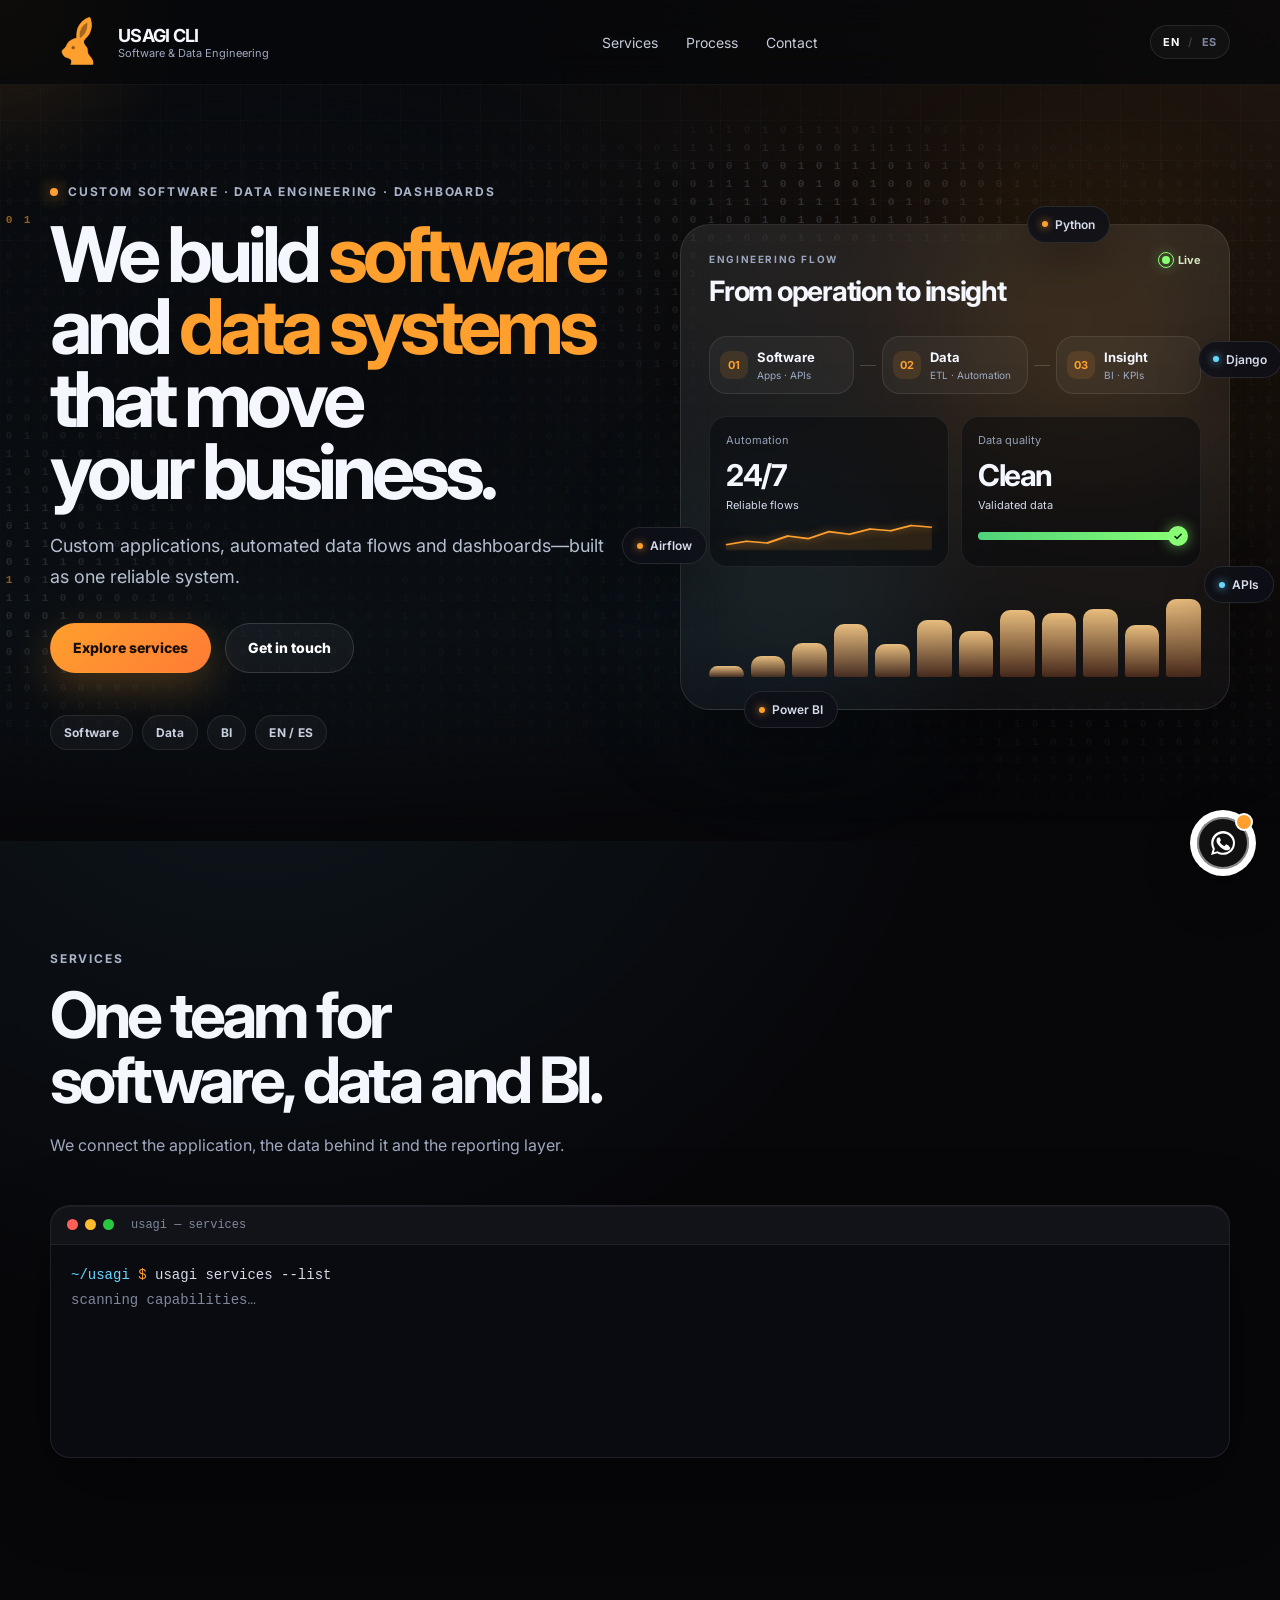
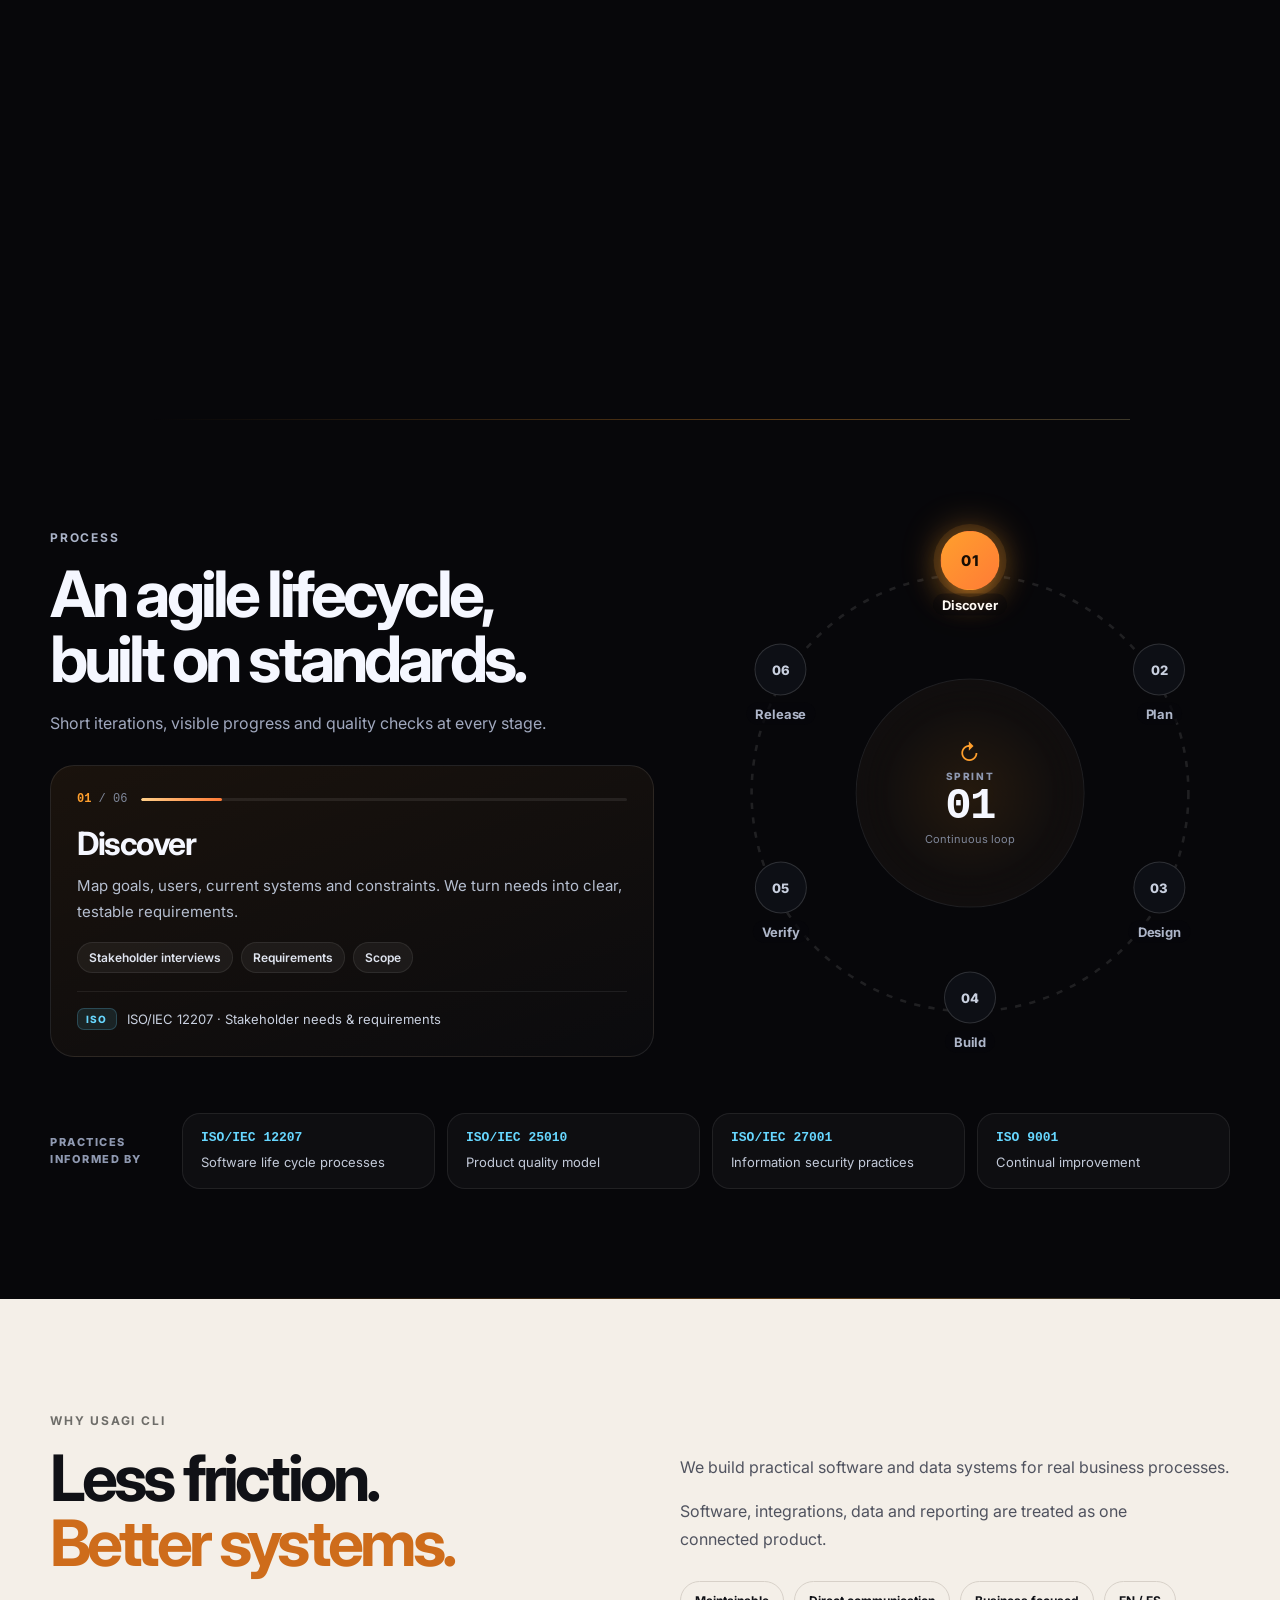
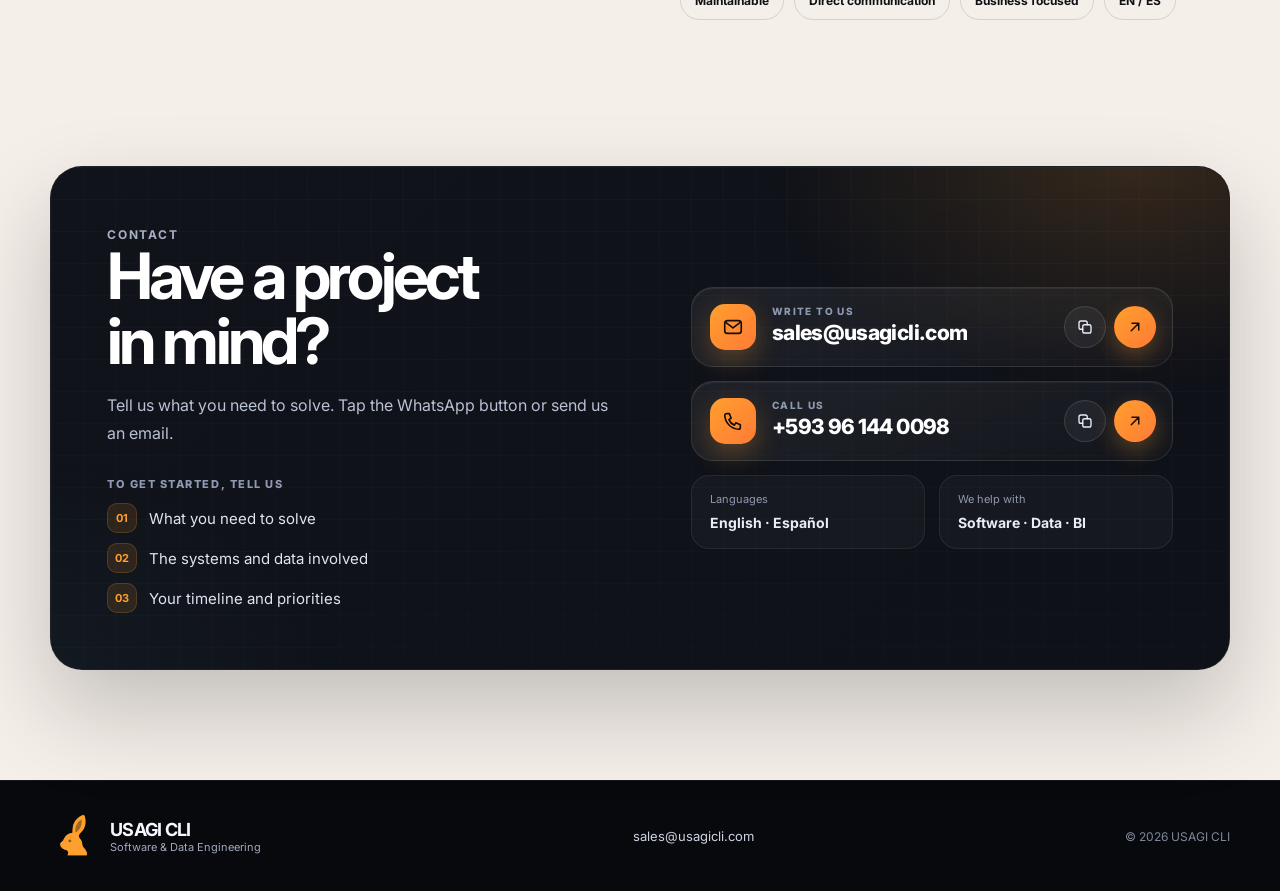
<file: index.html>
<!doctype html>
<html lang="en">
<head>
  <meta charset="utf-8" />
  <meta name="viewport" content="width=device-width, initial-scale=1" />
  <title>USAGI CLI — Custom Software, Data Engineering & Dashboards</title>
  <meta name="description" content="USAGI CLI builds custom software, automated data pipelines and Power BI dashboards as one reliable system. Bilingual team (English & Spanish)." />
  <meta name="robots" content="index, follow" />
  <meta name="theme-color" content="#07070a" />
  <link rel="canonical" href="https://usagicli.com/" />
  <link rel="alternate" hreflang="en" href="https://usagicli.com/" />
  <link rel="alternate" hreflang="es" href="https://usagicli.com/es/" />
  <link rel="alternate" hreflang="x-default" href="https://usagicli.com/" />

  <link rel="icon" type="image/png" sizes="32x32" href="assets/icons/favicon-32.png" />
  <link rel="icon" type="image/png" sizes="192x192" href="assets/icons/icon-192.png" />
  <link rel="apple-touch-icon" href="assets/icons/apple-touch-icon.png" />

  <meta property="og:type" content="website" />
  <meta property="og:site_name" content="USAGI CLI" />
  <meta property="og:url" content="https://usagicli.com/" />
  <meta property="og:title" content="USAGI CLI — Custom Software, Data Engineering & Dashboards" />
  <meta property="og:description" content="Custom applications, automated data flows and dashboards—built as one reliable system." />
  <meta property="og:image" content="https://usagicli.com/assets/img/og-image.png" />
  <meta property="og:image:width" content="1200" />
  <meta property="og:image:height" content="630" />
  <meta property="og:image:alt" content="USAGI CLI — We build software and data systems that move your business." />
  <meta property="og:locale" content="en_US" />
  <meta property="og:locale:alternate" content="es_EC" />
  <meta name="twitter:card" content="summary_large_image" />
  <meta name="twitter:title" content="USAGI CLI — Custom Software, Data Engineering & Dashboards" />
  <meta name="twitter:description" content="Custom applications, automated data flows and dashboards—built as one reliable system." />
  <meta name="twitter:image" content="https://usagicli.com/assets/img/og-image.png" />

  <script type="application/ld+json">
  {
    "@context": "https://schema.org",
    "@type": "ProfessionalService",
    "name": "USAGI CLI",
    "url": "https://usagicli.com/",
    "logo": "https://usagicli.com/assets/icons/icon-192.png",
    "image": "https://usagicli.com/assets/img/og-image.png",
    "description": "Custom software development, data engineering and dashboards & BI.",
    "email": "sales@usagicli.com",
    "telephone": "+593961440098",
    "knowsLanguage": ["en", "es"],
    "knowsAbout": ["Custom software development", "Data engineering", "ETL pipelines", "Process automation", "Power BI dashboards", "Business intelligence"],
    "contactPoint": {
      "@type": "ContactPoint",
      "contactType": "sales",
      "email": "sales@usagicli.com",
      "telephone": "+593961440098",
      "availableLanguage": ["English", "Spanish"]
    }
  }
  </script>
  <link rel="preconnect" href="https://fonts.googleapis.com">
  <link rel="preconnect" href="https://fonts.gstatic.com" crossorigin>
  <link href="https://fonts.googleapis.com/css2?family=Inter:wght@400;500;600;700;800;900&family=Space+Grotesk:wght@500;700&display=swap" rel="stylesheet">
  <link rel="stylesheet" href="assets/css/styles.css" />
</head>
<body>
  <div class="bg-grid"></div>
  <div class="cursor-glow" id="cursorGlow"></div>

  <header class="site-header">
    <div class="container nav-row">
      <a href="#top" class="brand" aria-label="USAGI CLI home">
        <span class="brand-badge">
          <img src="assets/img/logo.png" alt="USAGI CLI logo" class="brand-logo" />
        </span>
        <span class="brand-text">
          <strong>USAGI CLI</strong>
          <small data-i18n="brand.tag">Software & Data Engineering</small>
        </span>
      </a>

      <nav class="main-nav" aria-label="Main navigation" data-i18n-label="a11y.nav">
        <a href="#services" data-i18n="nav.services">Services</a>
        <a href="#process" data-i18n="nav.process">Process</a>
        <a href="#contact" data-i18n="nav.contact">Contact</a>
      </nav>

      <div class="nav-actions">
        <button class="lang-switch" id="langSwitch" aria-label="Switch language" data-i18n-label="a11y.lang">
          <span data-lang="en">EN</span>
          <span class="slash">/</span>
          <span data-lang="es">ES</span>
        </button>
      </div>
    </div>
  </header>

  <main id="top">
    <section class="hero section-first">
      <canvas class="hero-bits" id="heroBits" aria-hidden="true"></canvas>
      <div class="container hero-grid">
        <div class="hero-copy">
          <div class="eyebrow">
            <span class="eyebrow-ping"></span>
            <span data-i18n="hero.eyebrow">Custom software · Data engineering · Dashboards</span>
          </div>

          <h1 data-i18n-html="hero.title">We build <span>software systems</span> and <span>data flows</span> that move businesses forward.</h1>
          <p class="hero-lead" data-i18n="hero.lead">USAGI CLI helps companies design, build and operate custom applications, data pipelines, process automation and dashboards with practical engineering and direct communication.</p>

          <div class="hero-actions">
            <a href="#services" class="button primary" data-i18n="hero.cta1">Explore services</a>
            <a href="#contact" class="button ghost" data-i18n="hero.cta2">Get in touch</a>
          </div>

          <div class="hero-chips" aria-label="Capabilities" data-i18n-label="a11y.chips">
            <span>Software</span>
            <span data-i18n="chips.data">Data</span>
            <span>BI</span>
            <span>EN / ES</span>
          </div>
        </div>

        <div class="hero-visual">
          <div class="hero-orb orb-a"></div>
          <div class="hero-orb orb-b"></div>

          <div class="hero-stage">
          <div class="hero-panel glass tilt-card" id="tiltCard">
            <div class="panel-glare" aria-hidden="true"></div>
            <div class="panel-top">
              <div>
                <span class="micro-label" data-i18n="panel.label">LIVE ENGINEERING VIEW</span>
                <h3 data-i18n="panel.title">Connected delivery</h3>
              </div>
              <span class="live-status"><i></i><span data-i18n="panel.status">Active</span></span>
            </div>

            <div class="workflow-rail">
              <div class="wf-item">
                <b>01</b>
                <div>
                  <strong data-i18n="panel.box1.title">Software</strong>
                  <span data-i18n="panel.box1.text">Apps · APIs · Platforms</span>
                </div>
              </div>
              <div class="wf-line"><i></i></div>
              <div class="wf-item">
                <b>02</b>
                <div>
                  <strong data-i18n="panel.box2.title">Data</strong>
                  <span data-i18n="panel.box2.text">ETL · Validation · Automation</span>
                </div>
              </div>
              <div class="wf-line"><i></i></div>
              <div class="wf-item">
                <b>03</b>
                <div>
                  <strong data-i18n="panel.box3.title">Insight</strong>
                  <span data-i18n="panel.box3.text">Dashboards · KPIs · Reporting</span>
                </div>
              </div>
            </div>

            <div class="signal-grid">
              <div class="signal-card">
                <span data-i18n="panel.metric1.label">Automation</span>
                <strong>24/7</strong>
                <small data-i18n="panel.metric1.text">Always-on flows</small>
                <svg class="sparkline" viewBox="0 0 120 32" preserveAspectRatio="none" aria-hidden="true">
                  <path class="spark-fill" d="M0 26 L12 22 L24 24 L36 16 L48 19 L60 11 L72 14 L84 8 L96 10 L108 4 L120 6 L120 32 L0 32 Z"/>
                  <path class="spark-line" pathLength="1" d="M0 26 L12 22 L24 24 L36 16 L48 19 L60 11 L72 14 L84 8 L96 10 L108 4 L120 6"/>
                </svg>
              </div>
              <div class="signal-card">
                <span data-i18n="panel.metric2.label">Data quality</span>
                <strong data-i18n="panel.metric2.value">Clean</strong>
                <small data-i18n="panel.metric2.text">Validation-first</small>
                <div class="quality-bar" aria-hidden="true"><i></i><b>✓</b></div>
              </div>
            </div>

            <div class="pulse-chart" id="pulseChart" aria-hidden="true">
              <span></span><span></span><span></span><span></span><span></span><span></span><span></span><span></span><span></span><span></span><span></span><span></span>
            </div>
          </div>

          <div class="float-tag tag-1">Python</div>
          <div class="float-tag tag-2">Django</div>
          <div class="float-tag tag-3">Airflow</div>
          <div class="float-tag tag-4">Power BI</div>
          <div class="float-tag tag-5">APIs</div>
          </div>
        </div>
      </div>
    </section>


    <section class="section" id="services">
      <div class="container">
        <div class="section-heading reveal">
          <span class="kicker" data-i18n="services.kicker">Services</span>
          <h2 data-i18n="services.title">Engineering that covers product, process and information.</h2>
          <p data-i18n="services.lead">We do not just build screens. We help structure the system behind them: logic, integrations, data movement and decision-ready outputs.</p>
        </div>

        <div class="cli-window reveal" id="servicesCli" aria-hidden="true">
          <div class="cli-bar">
            <i></i><i></i><i></i>
            <span>usagi — services</span>
          </div>
          <div class="cli-body"></div>
        </div>

        <div class="service-grid" id="serviceGrid">
          <article class="service-card featured">
            <div class="service-top"><div class="service-icon">◫</div><code class="service-path">~/software</code></div>
            <h3 data-i18n="services.a.title">Software Development</h3>
            <p data-i18n="services.a.text">Custom platforms, internal systems, web apps, backend services and APIs designed for real workflows and maintainable growth.</p>
            <ul>
              <li data-i18n="services.a.1">Custom web applications</li>
              <li data-i18n="services.a.2">Backend architecture & APIs</li>
              <li data-i18n="services.a.3">Frontend implementation</li>
                          </ul>
          </article>

          <article class="service-card">
            <div class="service-top"><div class="service-icon">↯</div><code class="service-path">~/data</code></div>
            <h3 data-i18n="services.b.title">Data Engineering</h3>
            <p data-i18n="services.b.text">Data collection and orchestration across databases, files, APIs and operational sources—clean, validated and ready to be consumed.</p>
            <ul>
              <li data-i18n="services.b.1">ETL / ELT pipelines</li>
              <li data-i18n="services.b.2">Process automation</li>
              <li data-i18n="services.b.3">Database & source integrations</li>
                          </ul>
          </article>

          <article class="service-card">
            <div class="service-top"><div class="service-icon">▣</div><code class="service-path">~/insight</code></div>
            <h3 data-i18n="services.c.title">Dashboards & BI</h3>
            <p data-i18n="services.c.text">Operational and executive dashboards that transform data into visibility, KPIs and confident business decisions.</p>
            <ul>
              <li data-i18n="services.c.1">Power BI dashboards</li>
              <li data-i18n="services.c.2">Executive reporting</li>
              <li data-i18n="services.c.3">Metrics and KPI design</li>
                          </ul>
          </article>
        </div>
      </div>
    </section>


    <section class="section process-section" id="process">
      <div class="container">
        <div class="lifecycle">
          <div class="lc-copy">
            <div class="section-heading reveal">
              <span class="kicker" data-i18n="process.kicker">Process</span>
              <h2 data-i18n="process.title">An agile lifecycle, built on standards.</h2>
              <p data-i18n="process.lead">Short iterations, visible progress and quality checks at every stage.</p>
            </div>

            <div class="lc-detail reveal" id="lcDetail" aria-live="polite">
              <div class="lc-detail-top">
                <span class="lc-count"><b id="lcNum">01</b> / 06</span>
                <span class="lc-bar"><i id="lcBar"></i></span>
              </div>
              <h3 id="lcTitle">Discover</h3>
              <p id="lcText">Map goals, users, current systems and constraints. We turn needs into clear, testable requirements.</p>
              <ul class="lc-tags" id="lcTags"><li>Stakeholder interviews</li><li>Requirements</li><li>Scope</li></ul>
              <div class="lc-iso"><span>ISO</span><em id="lcIso">ISO/IEC 12207 · Stakeholder needs & requirements</em></div>
            </div>
          </div>

          <div class="lc-wheel reveal" id="lcWheel">
            <svg class="lc-ring" viewBox="0 0 100 100" aria-hidden="true">
              <defs>
                <linearGradient id="lcGrad" x1="0" y1="0" x2="1" y2="1">
                  <stop offset="0" stop-color="#ffcf89"/><stop offset="1" stop-color="#ff7b36"/>
                </linearGradient>
              </defs>
              <circle class="lc-track" cx="50" cy="50" r="42"/>
              <circle class="lc-progress" id="lcProgress" cx="50" cy="50" r="42" pathLength="600"/>
              <g class="lc-runner" id="lcRunner"><circle cx="50" cy="8" r="2.2"/></g>
            </svg>
            <div class="lc-center">
              <span class="lc-loop" aria-hidden="true">↻</span>
              <small data-i18n="lc.sprint">Sprint</small>
              <strong id="lcSprint">01</strong>
              <em data-i18n="lc.center">Continuous loop</em>
            </div>
              <button class="lc-node active" type="button" data-step="0" style="left:50%;top:8%">
                <b>01</b><span data-i18n="lc.1.title">Discover</span>
              </button>
              <button class="lc-node" type="button" data-step="1" style="left:86.4%;top:29%">
                <b>02</b><span data-i18n="lc.2.title">Plan</span>
              </button>
              <button class="lc-node" type="button" data-step="2" style="left:86.4%;top:71%">
                <b>03</b><span data-i18n="lc.3.title">Design</span>
              </button>
              <button class="lc-node" type="button" data-step="3" style="left:50%;top:92%">
                <b>04</b><span data-i18n="lc.4.title">Build</span>
              </button>
              <button class="lc-node" type="button" data-step="4" style="left:13.6%;top:71%">
                <b>05</b><span data-i18n="lc.5.title">Verify</span>
              </button>
              <button class="lc-node" type="button" data-step="5" style="left:13.6%;top:29%">
                <b>06</b><span data-i18n="lc.6.title">Release</span>
              </button>
          </div>
        </div>

        <div class="iso-strip reveal">
          <span class="iso-label" data-i18n="iso.label">Practices informed by</span>
          <div class="iso-card">
            <strong>ISO/IEC 12207</strong>
            <span data-i18n="iso.1">Software life cycle processes</span>
          </div>
          <div class="iso-card">
            <strong>ISO/IEC 25010</strong>
            <span data-i18n="iso.2">Product quality model</span>
          </div>
          <div class="iso-card">
            <strong>ISO/IEC 27001</strong>
            <span data-i18n="iso.3">Information security practices</span>
          </div>
          <div class="iso-card">
            <strong>ISO 9001</strong>
            <span data-i18n="iso.4">Continual improvement</span>
          </div>
        </div>
      </div>
    </section>

    <section class="section about-section">
      <div class="container about-layout">
        <div class="about-intro reveal">
          <span class="kicker" data-i18n="about.kicker">Why USAGI CLI</span>
          <h2 data-i18n-html="about.title">Technology should reduce friction, <span>not create it.</span></h2>
        </div>
        <div class="about-copy reveal">
          <p data-i18n="about.p1">USAGI CLI is a software and data engineering company focused on useful systems: products that solve real problems, processes that can be automated and information that can be trusted.</p>
          <p data-i18n="about.p2">We care about both the engineering and the business process behind it. That means understanding the database, the integration, the user workflow and the reporting layer as one connected system.</p>
          <div class="principles">
            <span data-i18n="about.tag1">Maintainable systems</span>
            <span data-i18n="about.tag2">Direct communication</span>
            <span data-i18n="about.tag3">Business-driven solutions</span>
            <span data-i18n="about.tag4">English / Spanish delivery</span>
          </div>
        </div>
      </div>
    </section>

    <section class="section contact-section" id="contact">
      <div class="container">
        <div class="contact-panel reveal">
          <div class="contact-copy">
            <span class="kicker light" data-i18n="contact.kicker">Contact</span>
            <h2 data-i18n="contact.title">Let’s talk about your project.</h2>
            <p data-i18n="contact.text">Tell us what you need to solve. Tap the WhatsApp button or send us an email.</p>

            <div class="contact-brief">
              <small data-i18n="contact.briefLabel">To get started, tell us</small>
              <ol>
                <li><b>01</b><span data-i18n="contact.brief1">What you need to solve</span></li>
                <li><b>02</b><span data-i18n="contact.brief2">The systems and data involved</span></li>
                <li><b>03</b><span data-i18n="contact.brief3">Your timeline and priorities</span></li>
              </ol>
            </div>
          </div>

          <div class="contact-cards">
            <div class="contact-method">
              <span class="contact-method-icon" aria-hidden="true">
                <svg viewBox="0 0 24 24" fill="none" stroke="currentColor" stroke-width="1.8" stroke-linecap="round" stroke-linejoin="round"><rect x="3" y="5" width="18" height="14" rx="3"/><path d="m4 7 8 6 8-6"/></svg>
              </span>
              <div class="contact-method-text">
                <small data-i18n="contact.emailLabel">Write to us</small>
                <a class="contact-method-value" href="mailto:sales@usagicli.com">sales@usagicli.com</a>
              </div>
              <div class="contact-method-actions">
                <button class="contact-icon-btn contact-copy-btn" type="button" data-copy="sales@usagicli.com" data-i18n-label="contact.copy" aria-label="Copy address" title="Copy address"><svg class="i-copy" viewBox="0 0 24 24" fill="none" stroke="currentColor" stroke-width="1.8" stroke-linecap="round" stroke-linejoin="round"><rect x="9" y="9" width="11" height="11" rx="2.5"/><path d="M15 9V6.5A2.5 2.5 0 0 0 12.5 4h-6A2.5 2.5 0 0 0 4 6.5v6A2.5 2.5 0 0 0 6.5 15H9"/></svg><svg class="i-check" viewBox="0 0 24 24" fill="none" stroke="currentColor" stroke-width="2.2" stroke-linecap="round" stroke-linejoin="round"><path d="m5 12.5 4.5 4.5L19 7.5"/></svg></button>
                <a class="contact-icon-btn primary" href="mailto:sales@usagicli.com" data-i18n-label="contact.emailAction" aria-label="Send an email" title="Send an email"><svg viewBox="0 0 24 24" fill="none" stroke="currentColor" stroke-width="2" stroke-linecap="round" stroke-linejoin="round"><path d="M7 17 17 7M8 7h9v9"/></svg></a>
              </div>
            </div>

            <div class="contact-method">
              <span class="contact-method-icon" aria-hidden="true">
                <svg viewBox="0 0 24 24" fill="none" stroke="currentColor" stroke-width="1.8" stroke-linecap="round" stroke-linejoin="round"><path d="M5 4h3l2 5-2.5 1.5a11 11 0 0 0 6 6L15 14l5 2v3a2 2 0 0 1-2 2A16 16 0 0 1 3 6a2 2 0 0 1 2-2"/></svg>
              </span>
              <div class="contact-method-text">
                <small data-i18n="contact.phoneLabel">Call us</small>
                <a class="contact-method-value" href="tel:+593961440098">+593 96 144 0098</a>
              </div>
              <div class="contact-method-actions">
                <button class="contact-icon-btn contact-copy-btn" type="button" data-copy="+593 96 144 0098" data-i18n-label="contact.copyPhone" aria-label="Copy number" title="Copy number"><svg class="i-copy" viewBox="0 0 24 24" fill="none" stroke="currentColor" stroke-width="1.8" stroke-linecap="round" stroke-linejoin="round"><rect x="9" y="9" width="11" height="11" rx="2.5"/><path d="M15 9V6.5A2.5 2.5 0 0 0 12.5 4h-6A2.5 2.5 0 0 0 4 6.5v6A2.5 2.5 0 0 0 6.5 15H9"/></svg><svg class="i-check" viewBox="0 0 24 24" fill="none" stroke="currentColor" stroke-width="2.2" stroke-linecap="round" stroke-linejoin="round"><path d="m5 12.5 4.5 4.5L19 7.5"/></svg></button>
                <a class="contact-icon-btn primary" href="tel:+593961440098" data-i18n-label="contact.phoneAction" aria-label="Call now" title="Call now"><svg viewBox="0 0 24 24" fill="none" stroke="currentColor" stroke-width="2" stroke-linecap="round" stroke-linejoin="round"><path d="M7 17 17 7M8 7h9v9"/></svg></a>
              </div>
            </div>


            <div class="contact-facts">
              <div>
                <small data-i18n="contact.langLabel">Languages</small>
                <strong>English · Español</strong>
              </div>
              <div>
                <small data-i18n="contact.focusLabel">We help with</small>
                <strong data-i18n="contact.focus">Software · Data · BI</strong>
              </div>
            </div>
          </div>
        </div>
      </div>
    </section>
  </main>

  <footer class="site-footer">
    <div class="container footer-row">
      <a href="#top" class="brand footer-brand">
        <span class="brand-badge small">
          <img src="assets/img/logo.png" alt="USAGI CLI logo" class="brand-logo" />
        </span>
        <span class="brand-text">
          <strong>USAGI CLI</strong>
          <small data-i18n="footer.tag">Software & Data Engineering</small>
        </span>
      </a>
      <div class="footer-contact">
        <a href="mailto:sales@usagicli.com">sales@usagicli.com</a>
      </div>
      <p>© <span id="year"></span> USAGI CLI</p>
    </div>
  </footer>

  <a class="wa-fab whatsapp-dynamic" href="https://wa.me/593961440098" target="_blank" rel="noopener noreferrer" aria-label="Chat on WhatsApp" data-i18n-label="a11y.whatsapp">
    <span class="wa-fab-icon"><svg class="wa-icon" viewBox="0 0 24 24" aria-hidden="true"><path d="M20.5 3.5A11.8 11.8 0 0 0 12.1 0C5.5 0 .2 5.3.2 11.9c0 2.1.6 4.2 1.6 6L0 24l6.3-1.7c1.8 1 3.8 1.5 5.8 1.5 6.6 0 11.9-5.3 11.9-11.9 0-3.2-1.2-6.2-3.5-8.4Zm-8.4 18.3c-1.8 0-3.6-.5-5.1-1.4l-.4-.2-3.7 1 1-3.6-.2-.4A9.8 9.8 0 1 1 22 11.9a9.9 9.9 0 0 1-9.9 9.9Zm5.4-7.4c-.3-.1-1.7-.8-2-1-.3-.1-.5-.1-.7.2-.2.3-.8 1-1 1.2-.2.2-.4.2-.7.1-1.8-.9-3-1.6-4.2-3.7-.3-.5.3-.5.9-1.6.1-.2.1-.4 0-.6l-.9-2.2c-.2-.5-.5-.4-.7-.4h-.6c-.2 0-.6.1-.9.4-.3.3-1.2 1.2-1.2 2.9s1.2 3.3 1.4 3.5c.2.2 2.4 3.7 5.9 5.2 2.2 1 3.1 1 4.2.8.7-.1 1.7-.7 2-1.4.2-.7.2-1.3.2-1.4-.1-.1-.4-.2-.7-.3Z"/></svg></span>
  </a>

  <script src="assets/js/script.js"></script>
</body>
</html>
</file>
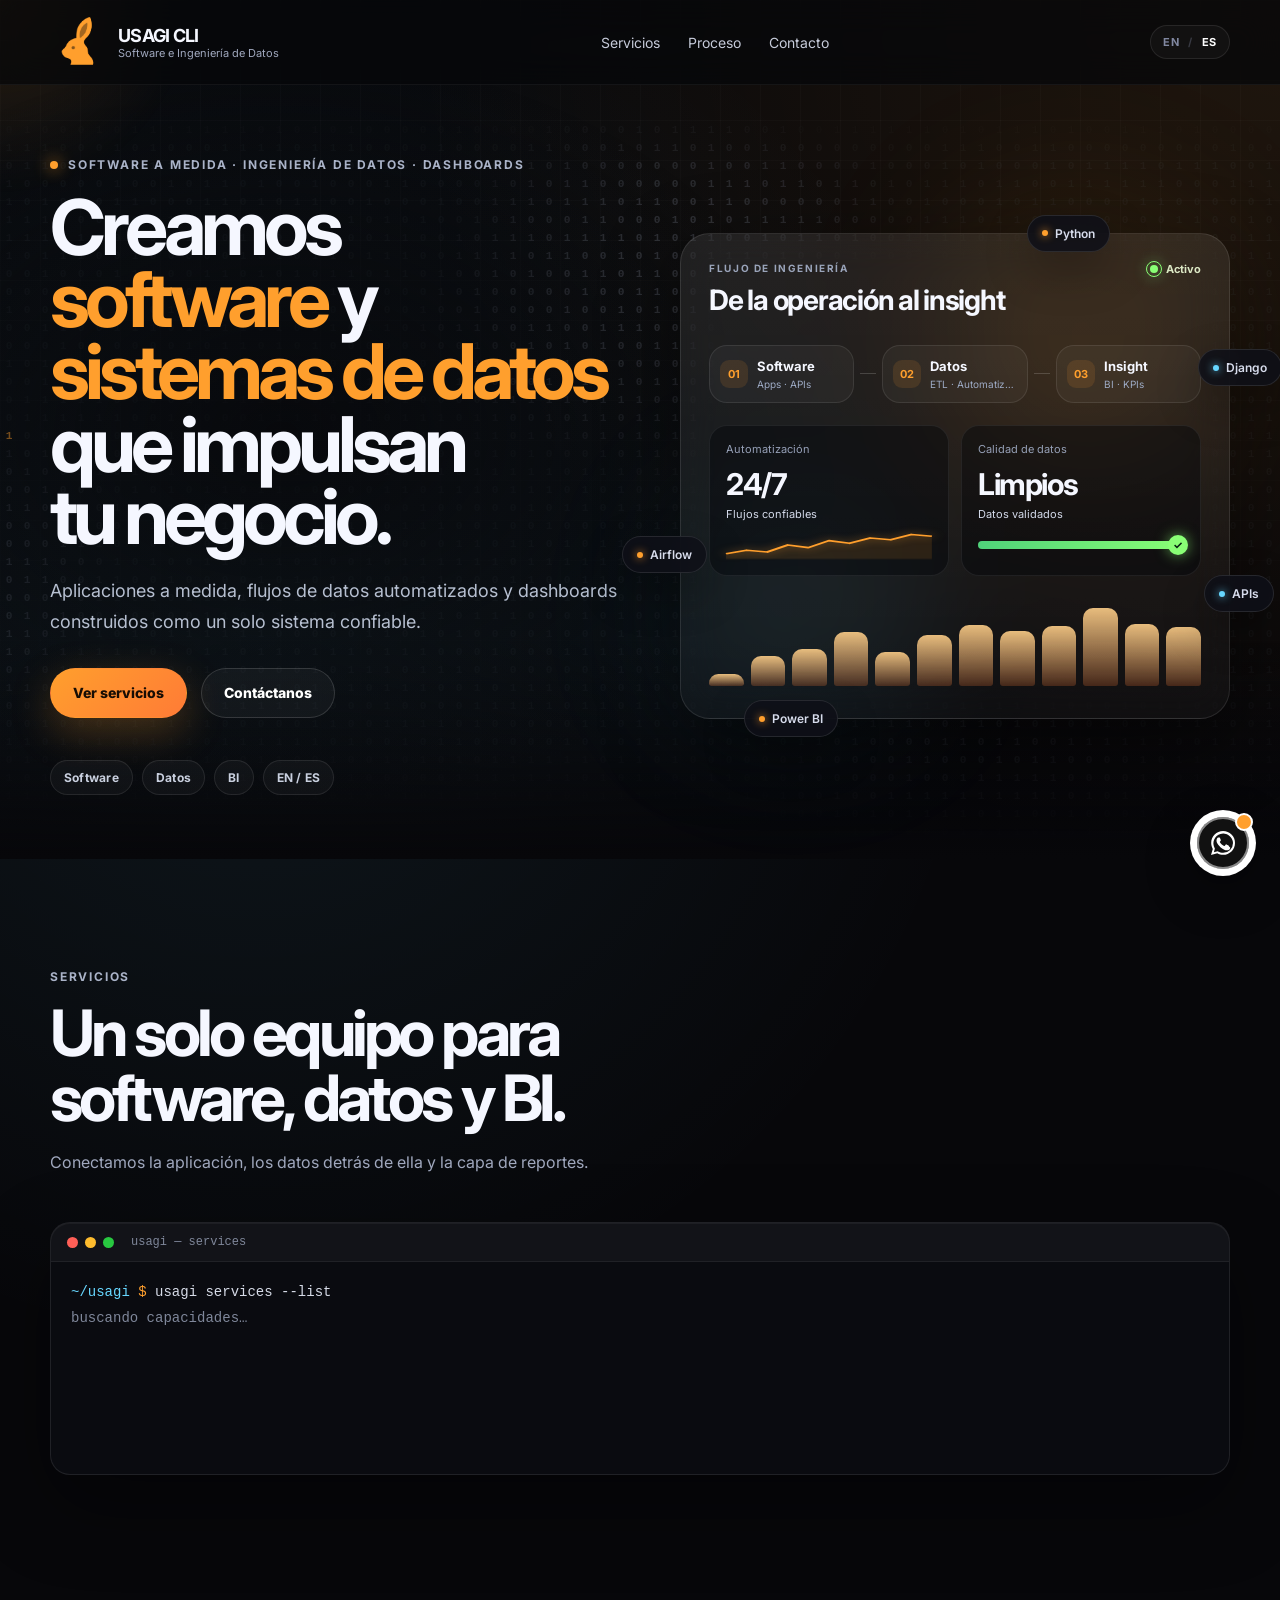
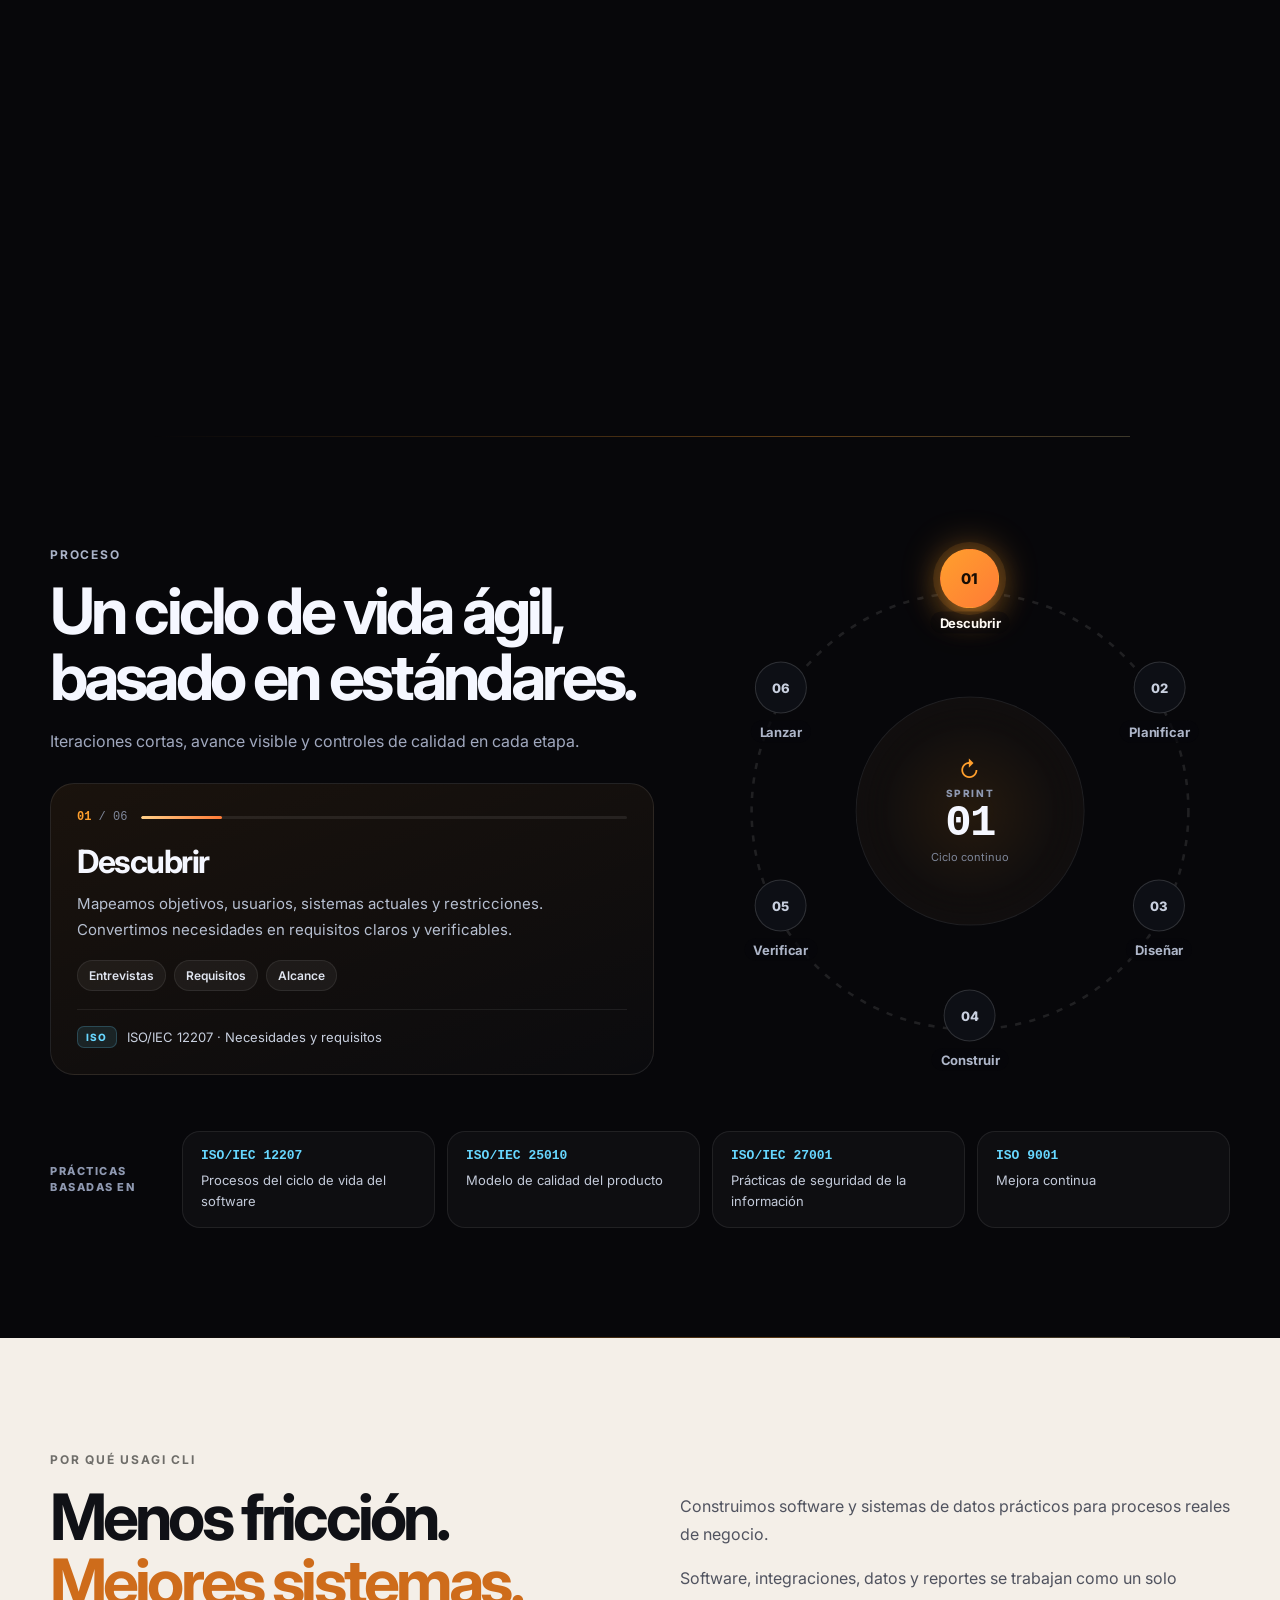
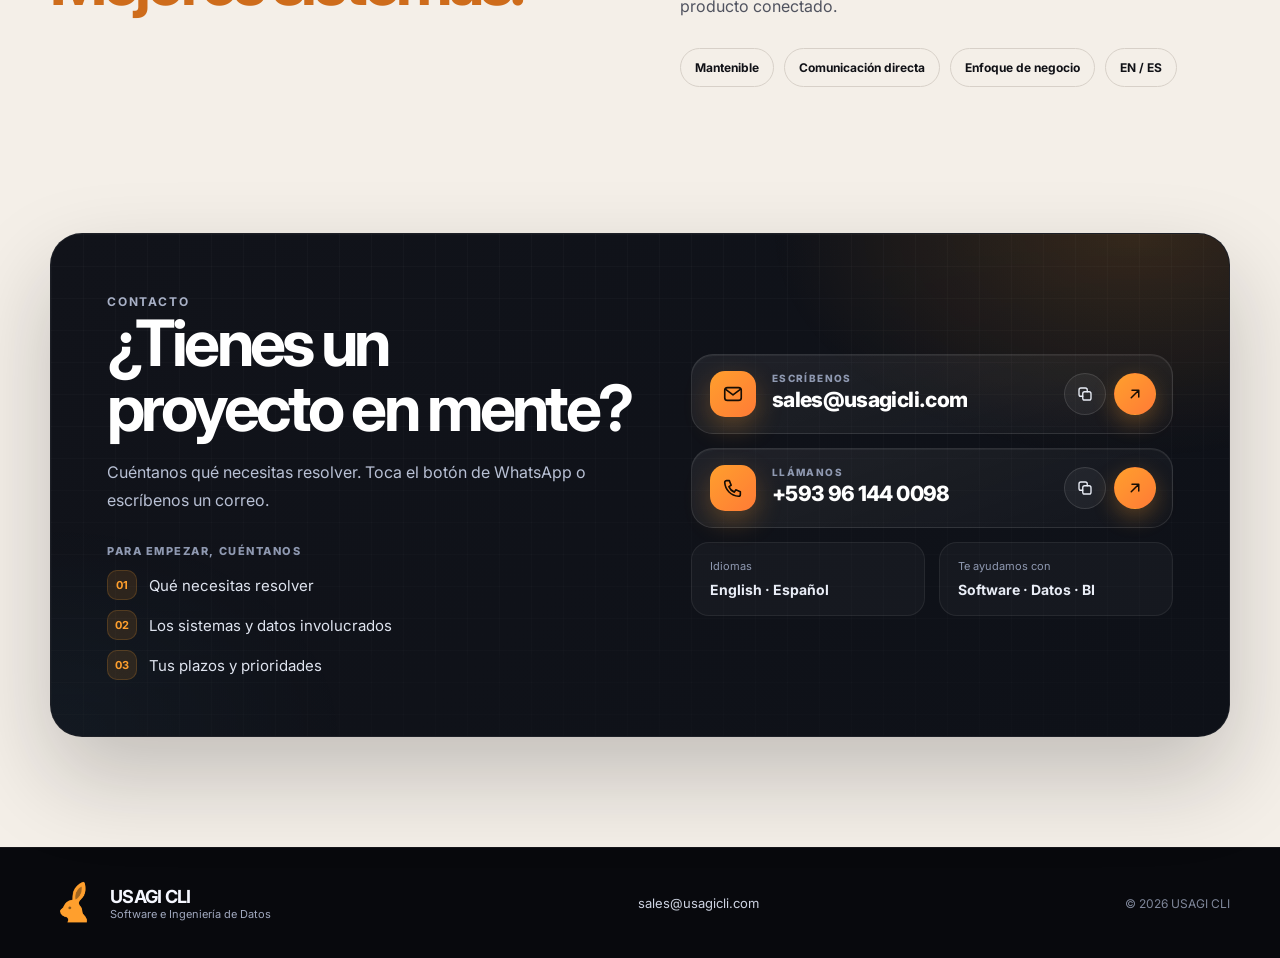
<file: es/index.html>
<!doctype html>
<html lang="es">
<head>
  <meta charset="utf-8" />
  <meta name="viewport" content="width=device-width, initial-scale=1" />
  <title>USAGI CLI — Software a medida, ingeniería de datos y dashboards</title>
  <meta name="description" content="USAGI CLI desarrolla software a medida, pipelines de datos automatizados y dashboards de Power BI como un solo sistema confiable. Equipo bilingüe (español e inglés)." />
  <meta name="robots" content="index, follow" />
  <meta name="theme-color" content="#07070a" />
  <link rel="canonical" href="https://usagicli.com/es/" />
  <link rel="alternate" hreflang="en" href="https://usagicli.com/" />
  <link rel="alternate" hreflang="es" href="https://usagicli.com/es/" />
  <link rel="alternate" hreflang="x-default" href="https://usagicli.com/" />

  <link rel="icon" type="image/png" sizes="32x32" href="../assets/icons/favicon-32.png" />
  <link rel="icon" type="image/png" sizes="192x192" href="../assets/icons/icon-192.png" />
  <link rel="apple-touch-icon" href="../assets/icons/apple-touch-icon.png" />

  <meta property="og:type" content="website" />
  <meta property="og:site_name" content="USAGI CLI" />
  <meta property="og:url" content="https://usagicli.com/es/" />
  <meta property="og:title" content="USAGI CLI — Software a medida, ingeniería de datos y dashboards" />
  <meta property="og:description" content="Aplicaciones a medida, flujos de datos automatizados y dashboards construidos como un solo sistema confiable." />
  <meta property="og:image" content="https://usagicli.com/assets/img/og-image.png" />
  <meta property="og:image:width" content="1200" />
  <meta property="og:image:height" content="630" />
  <meta property="og:image:alt" content="USAGI CLI — We build software and data systems that move your business." />
  <meta property="og:locale" content="es_EC" />
  <meta property="og:locale:alternate" content="en_US" />
  <meta name="twitter:card" content="summary_large_image" />
  <meta name="twitter:title" content="USAGI CLI — Software a medida, ingeniería de datos y dashboards" />
  <meta name="twitter:description" content="Aplicaciones a medida, flujos de datos automatizados y dashboards construidos como un solo sistema confiable." />
  <meta name="twitter:image" content="https://usagicli.com/assets/img/og-image.png" />

  <script type="application/ld+json">
  {
    "@context": "https://schema.org",
    "@type": "ProfessionalService",
    "name": "USAGI CLI",
    "url": "https://usagicli.com/",
    "logo": "https://usagicli.com/assets/icons/icon-192.png",
    "image": "https://usagicli.com/assets/img/og-image.png",
    "description": "Custom software development, data engineering and dashboards & BI.",
    "email": "sales@usagicli.com",
    "telephone": "+593961440098",
    "knowsLanguage": ["en", "es"],
    "knowsAbout": ["Custom software development", "Data engineering", "ETL pipelines", "Process automation", "Power BI dashboards", "Business intelligence"],
    "contactPoint": {
      "@type": "ContactPoint",
      "contactType": "sales",
      "email": "sales@usagicli.com",
      "telephone": "+593961440098",
      "availableLanguage": ["English", "Spanish"]
    }
  }
  </script>
  <link rel="preconnect" href="https://fonts.googleapis.com">
  <link rel="preconnect" href="https://fonts.gstatic.com" crossorigin>
  <link href="https://fonts.googleapis.com/css2?family=Inter:wght@400;500;600;700;800;900&family=Space+Grotesk:wght@500;700&display=swap" rel="stylesheet">
  <link rel="stylesheet" href="../assets/css/styles.css" />
</head>
<body>
  <div class="bg-grid"></div>
  <div class="cursor-glow" id="cursorGlow"></div>

  <header class="site-header">
    <div class="container nav-row">
      <a href="#top" class="brand" aria-label="USAGI CLI home">
        <span class="brand-badge">
          <img src="../assets/img/logo.png" alt="USAGI CLI logo" class="brand-logo" />
        </span>
        <span class="brand-text">
          <strong>USAGI CLI</strong>
          <small data-i18n="brand.tag">Software e Ingeniería de Datos</small>
        </span>
      </a>

      <nav class="main-nav" aria-label="Navegación principal" data-i18n-label="a11y.nav">
        <a href="#services" data-i18n="nav.services">Servicios</a>
        <a href="#process" data-i18n="nav.process">Proceso</a>
        <a href="#contact" data-i18n="nav.contact">Contacto</a>
      </nav>

      <div class="nav-actions">
        <button class="lang-switch" id="langSwitch" aria-label="Cambiar idioma" data-i18n-label="a11y.lang">
          <span data-lang="en">EN</span>
          <span class="slash">/</span>
          <span data-lang="es">ES</span>
        </button>
      </div>
    </div>
  </header>

  <main id="top">
    <section class="hero section-first">
      <canvas class="hero-bits" id="heroBits" aria-hidden="true"></canvas>
      <div class="container hero-grid">
        <div class="hero-copy">
          <div class="eyebrow">
            <span class="eyebrow-ping"></span>
            <span data-i18n="hero.eyebrow">Software a medida · Ingeniería de datos · Dashboards</span>
          </div>

          <h1 data-i18n-html="hero.title">Creamos <span>software</span> y <span>sistemas de datos</span> que impulsan tu negocio.</h1>
          <p class="hero-lead" data-i18n="hero.lead">Aplicaciones a medida, flujos de datos automatizados y dashboards construidos como un solo sistema confiable.</p>

          <div class="hero-actions">
            <a href="#services" class="button primary" data-i18n="hero.cta1">Ver servicios</a>
            <a href="#contact" class="button ghost" data-i18n="hero.cta2">Contáctanos</a>
          </div>

          <div class="hero-chips" aria-label="Capacidades" data-i18n-label="a11y.chips">
            <span>Software</span>
            <span data-i18n="chips.data">Datos</span>
            <span>BI</span>
            <span>EN / ES</span>
          </div>
        </div>

        <div class="hero-visual">
          <div class="hero-orb orb-a"></div>
          <div class="hero-orb orb-b"></div>

          <div class="hero-stage">
          <div class="hero-panel glass tilt-card" id="tiltCard">
            <div class="panel-glare" aria-hidden="true"></div>
            <div class="panel-top">
              <div>
                <span class="micro-label" data-i18n="panel.label">FLUJO DE INGENIERÍA</span>
                <h3 data-i18n="panel.title">De la operación al insight</h3>
              </div>
              <span class="live-status"><i></i><span data-i18n="panel.status">Activo</span></span>
            </div>

            <div class="workflow-rail">
              <div class="wf-item">
                <b>01</b>
                <div>
                  <strong data-i18n="panel.box1.title">Software</strong>
                  <span data-i18n="panel.box1.text">Apps · APIs</span>
                </div>
              </div>
              <div class="wf-line"><i></i></div>
              <div class="wf-item">
                <b>02</b>
                <div>
                  <strong data-i18n="panel.box2.title">Datos</strong>
                  <span data-i18n="panel.box2.text">ETL · Automatización</span>
                </div>
              </div>
              <div class="wf-line"><i></i></div>
              <div class="wf-item">
                <b>03</b>
                <div>
                  <strong data-i18n="panel.box3.title">Insight</strong>
                  <span data-i18n="panel.box3.text">BI · KPIs</span>
                </div>
              </div>
            </div>

            <div class="signal-grid">
              <div class="signal-card">
                <span data-i18n="panel.metric1.label">Automatización</span>
                <strong>24/7</strong>
                <small data-i18n="panel.metric1.text">Flujos confiables</small>
                <svg class="sparkline" viewBox="0 0 120 32" preserveAspectRatio="none" aria-hidden="true">
                  <path class="spark-fill" d="M0 26 L12 22 L24 24 L36 16 L48 19 L60 11 L72 14 L84 8 L96 10 L108 4 L120 6 L120 32 L0 32 Z"/>
                  <path class="spark-line" pathLength="1" d="M0 26 L12 22 L24 24 L36 16 L48 19 L60 11 L72 14 L84 8 L96 10 L108 4 L120 6"/>
                </svg>
              </div>
              <div class="signal-card">
                <span data-i18n="panel.metric2.label">Calidad de datos</span>
                <strong data-i18n="panel.metric2.value">Limpios</strong>
                <small data-i18n="panel.metric2.text">Datos validados</small>
                <div class="quality-bar" aria-hidden="true"><i></i><b>✓</b></div>
              </div>
            </div>

            <div class="pulse-chart" id="pulseChart" aria-hidden="true">
              <span></span><span></span><span></span><span></span><span></span><span></span><span></span><span></span><span></span><span></span><span></span><span></span>
            </div>
          </div>

          <div class="float-tag tag-1">Python</div>
          <div class="float-tag tag-2">Django</div>
          <div class="float-tag tag-3">Airflow</div>
          <div class="float-tag tag-4">Power BI</div>
          <div class="float-tag tag-5">APIs</div>
          </div>
        </div>
      </div>
    </section>


    <section class="section" id="services">
      <div class="container">
        <div class="section-heading reveal">
          <span class="kicker" data-i18n="services.kicker">Servicios</span>
          <h2 data-i18n="services.title">Un solo equipo para software, datos y BI.</h2>
          <p data-i18n="services.lead">Conectamos la aplicación, los datos detrás de ella y la capa de reportes.</p>
        </div>

        <div class="cli-window reveal" id="servicesCli" aria-hidden="true">
          <div class="cli-bar">
            <i></i><i></i><i></i>
            <span>usagi — services</span>
          </div>
          <div class="cli-body"></div>
        </div>

        <div class="service-grid" id="serviceGrid">
          <article class="service-card featured">
            <div class="service-top"><div class="service-icon">◫</div><code class="service-path">~/software</code></div>
            <h3 data-i18n="services.a.title">Desarrollo de Software</h3>
            <p data-i18n="services.a.text">Plataformas web, APIs y herramientas internas adaptadas a tu operación.</p>
            <ul>
              <li data-i18n="services.a.1">Apps web y plataformas</li>
              <li data-i18n="services.a.2">Backend y APIs</li>
              <li data-i18n="services.a.3">Frontend e integraciones</li>
                          </ul>
          </article>

          <article class="service-card">
            <div class="service-top"><div class="service-icon">↯</div><code class="service-path">~/data</code></div>
            <h3 data-i18n="services.b.title">Ingeniería de Datos</h3>
            <p data-i18n="services.b.text">Pipelines automáticos que recolectan, limpian y mueven datos operativos.</p>
            <ul>
              <li data-i18n="services.b.1">Pipelines ETL / ELT</li>
              <li data-i18n="services.b.2">Automatización y orquestación</li>
              <li data-i18n="services.b.3">Bases de datos, APIs y archivos</li>
                          </ul>
          </article>

          <article class="service-card">
            <div class="service-top"><div class="service-icon">▣</div><code class="service-path">~/insight</code></div>
            <h3 data-i18n="services.c.title">Dashboards y BI</h3>
            <p data-i18n="services.c.text">Dashboards claros, construidos sobre datos confiables y KPIs útiles.</p>
            <ul>
              <li data-i18n="services.c.1">Dashboards Power BI</li>
              <li data-i18n="services.c.2">Reportería operativa</li>
              <li data-i18n="services.c.3">KPIs y modelado de datos</li>
                          </ul>
          </article>
        </div>
      </div>
    </section>


    <section class="section process-section" id="process">
      <div class="container">
        <div class="lifecycle">
          <div class="lc-copy">
            <div class="section-heading reveal">
              <span class="kicker" data-i18n="process.kicker">Proceso</span>
              <h2 data-i18n="process.title">Un ciclo de vida ágil, basado en estándares.</h2>
              <p data-i18n="process.lead">Iteraciones cortas, avance visible y controles de calidad en cada etapa.</p>
            </div>

            <div class="lc-detail reveal" id="lcDetail" aria-live="polite">
              <div class="lc-detail-top">
                <span class="lc-count"><b id="lcNum">01</b> / 06</span>
                <span class="lc-bar"><i id="lcBar"></i></span>
              </div>
              <h3 id="lcTitle">Descubrir</h3>
              <p id="lcText">Mapeamos objetivos, usuarios, sistemas actuales y restricciones. Convertimos necesidades en requisitos claros y verificables.</p>
              <ul class="lc-tags" id="lcTags"><li>Entrevistas</li><li>Requisitos</li><li>Alcance</li></ul>
              <div class="lc-iso"><span>ISO</span><em id="lcIso">ISO/IEC 12207 · Necesidades y requisitos</em></div>
            </div>
          </div>

          <div class="lc-wheel reveal" id="lcWheel">
            <svg class="lc-ring" viewBox="0 0 100 100" aria-hidden="true">
              <defs>
                <linearGradient id="lcGrad" x1="0" y1="0" x2="1" y2="1">
                  <stop offset="0" stop-color="#ffcf89"/><stop offset="1" stop-color="#ff7b36"/>
                </linearGradient>
              </defs>
              <circle class="lc-track" cx="50" cy="50" r="42"/>
              <circle class="lc-progress" id="lcProgress" cx="50" cy="50" r="42" pathLength="600"/>
              <g class="lc-runner" id="lcRunner"><circle cx="50" cy="8" r="2.2"/></g>
            </svg>
            <div class="lc-center">
              <span class="lc-loop" aria-hidden="true">↻</span>
              <small data-i18n="lc.sprint">Sprint</small>
              <strong id="lcSprint">01</strong>
              <em data-i18n="lc.center">Ciclo continuo</em>
            </div>
              <button class="lc-node active" type="button" data-step="0" style="left:50%;top:8%">
                <b>01</b><span data-i18n="lc.1.title">Descubrir</span>
              </button>
              <button class="lc-node" type="button" data-step="1" style="left:86.4%;top:29%">
                <b>02</b><span data-i18n="lc.2.title">Planificar</span>
              </button>
              <button class="lc-node" type="button" data-step="2" style="left:86.4%;top:71%">
                <b>03</b><span data-i18n="lc.3.title">Diseñar</span>
              </button>
              <button class="lc-node" type="button" data-step="3" style="left:50%;top:92%">
                <b>04</b><span data-i18n="lc.4.title">Construir</span>
              </button>
              <button class="lc-node" type="button" data-step="4" style="left:13.6%;top:71%">
                <b>05</b><span data-i18n="lc.5.title">Verificar</span>
              </button>
              <button class="lc-node" type="button" data-step="5" style="left:13.6%;top:29%">
                <b>06</b><span data-i18n="lc.6.title">Lanzar</span>
              </button>
          </div>
        </div>

        <div class="iso-strip reveal">
          <span class="iso-label" data-i18n="iso.label">Prácticas basadas en</span>
          <div class="iso-card">
            <strong>ISO/IEC 12207</strong>
            <span data-i18n="iso.1">Procesos del ciclo de vida del software</span>
          </div>
          <div class="iso-card">
            <strong>ISO/IEC 25010</strong>
            <span data-i18n="iso.2">Modelo de calidad del producto</span>
          </div>
          <div class="iso-card">
            <strong>ISO/IEC 27001</strong>
            <span data-i18n="iso.3">Prácticas de seguridad de la información</span>
          </div>
          <div class="iso-card">
            <strong>ISO 9001</strong>
            <span data-i18n="iso.4">Mejora continua</span>
          </div>
        </div>
      </div>
    </section>

    <section class="section about-section">
      <div class="container about-layout">
        <div class="about-intro reveal">
          <span class="kicker" data-i18n="about.kicker">Por qué USAGI CLI</span>
          <h2 data-i18n-html="about.title">Menos fricción. <span>Mejores sistemas.</span></h2>
        </div>
        <div class="about-copy reveal">
          <p data-i18n="about.p1">Construimos software y sistemas de datos prácticos para procesos reales de negocio.</p>
          <p data-i18n="about.p2">Software, integraciones, datos y reportes se trabajan como un solo producto conectado.</p>
          <div class="principles">
            <span data-i18n="about.tag1">Mantenible</span>
            <span data-i18n="about.tag2">Comunicación directa</span>
            <span data-i18n="about.tag3">Enfoque de negocio</span>
            <span data-i18n="about.tag4">EN / ES</span>
          </div>
        </div>
      </div>
    </section>

    <section class="section contact-section" id="contact">
      <div class="container">
        <div class="contact-panel reveal">
          <div class="contact-copy">
            <span class="kicker light" data-i18n="contact.kicker">Contacto</span>
            <h2 data-i18n="contact.title">¿Tienes un proyecto en mente?</h2>
            <p data-i18n="contact.text">Cuéntanos qué necesitas resolver. Toca el botón de WhatsApp o escríbenos un correo.</p>

            <div class="contact-brief">
              <small data-i18n="contact.briefLabel">Para empezar, cuéntanos</small>
              <ol>
                <li><b>01</b><span data-i18n="contact.brief1">Qué necesitas resolver</span></li>
                <li><b>02</b><span data-i18n="contact.brief2">Los sistemas y datos involucrados</span></li>
                <li><b>03</b><span data-i18n="contact.brief3">Tus plazos y prioridades</span></li>
              </ol>
            </div>
          </div>

          <div class="contact-cards">
            <div class="contact-method">
              <span class="contact-method-icon" aria-hidden="true">
                <svg viewBox="0 0 24 24" fill="none" stroke="currentColor" stroke-width="1.8" stroke-linecap="round" stroke-linejoin="round"><rect x="3" y="5" width="18" height="14" rx="3"/><path d="m4 7 8 6 8-6"/></svg>
              </span>
              <div class="contact-method-text">
                <small data-i18n="contact.emailLabel">Escríbenos</small>
                <a class="contact-method-value" href="mailto:sales@usagicli.com">sales@usagicli.com</a>
              </div>
              <div class="contact-method-actions">
                <button class="contact-icon-btn contact-copy-btn" type="button" data-copy="sales@usagicli.com" data-i18n-label="contact.copy" aria-label="Copiar correo" title="Copiar correo"><svg class="i-copy" viewBox="0 0 24 24" fill="none" stroke="currentColor" stroke-width="1.8" stroke-linecap="round" stroke-linejoin="round"><rect x="9" y="9" width="11" height="11" rx="2.5"/><path d="M15 9V6.5A2.5 2.5 0 0 0 12.5 4h-6A2.5 2.5 0 0 0 4 6.5v6A2.5 2.5 0 0 0 6.5 15H9"/></svg><svg class="i-check" viewBox="0 0 24 24" fill="none" stroke="currentColor" stroke-width="2.2" stroke-linecap="round" stroke-linejoin="round"><path d="m5 12.5 4.5 4.5L19 7.5"/></svg></button>
                <a class="contact-icon-btn primary" href="mailto:sales@usagicli.com" data-i18n-label="contact.emailAction" aria-label="Enviar correo" title="Enviar correo"><svg viewBox="0 0 24 24" fill="none" stroke="currentColor" stroke-width="2" stroke-linecap="round" stroke-linejoin="round"><path d="M7 17 17 7M8 7h9v9"/></svg></a>
              </div>
            </div>

            <div class="contact-method">
              <span class="contact-method-icon" aria-hidden="true">
                <svg viewBox="0 0 24 24" fill="none" stroke="currentColor" stroke-width="1.8" stroke-linecap="round" stroke-linejoin="round"><path d="M5 4h3l2 5-2.5 1.5a11 11 0 0 0 6 6L15 14l5 2v3a2 2 0 0 1-2 2A16 16 0 0 1 3 6a2 2 0 0 1 2-2"/></svg>
              </span>
              <div class="contact-method-text">
                <small data-i18n="contact.phoneLabel">Llámanos</small>
                <a class="contact-method-value" href="tel:+593961440098">+593 96 144 0098</a>
              </div>
              <div class="contact-method-actions">
                <button class="contact-icon-btn contact-copy-btn" type="button" data-copy="+593 96 144 0098" data-i18n-label="contact.copyPhone" aria-label="Copiar número" title="Copiar número"><svg class="i-copy" viewBox="0 0 24 24" fill="none" stroke="currentColor" stroke-width="1.8" stroke-linecap="round" stroke-linejoin="round"><rect x="9" y="9" width="11" height="11" rx="2.5"/><path d="M15 9V6.5A2.5 2.5 0 0 0 12.5 4h-6A2.5 2.5 0 0 0 4 6.5v6A2.5 2.5 0 0 0 6.5 15H9"/></svg><svg class="i-check" viewBox="0 0 24 24" fill="none" stroke="currentColor" stroke-width="2.2" stroke-linecap="round" stroke-linejoin="round"><path d="m5 12.5 4.5 4.5L19 7.5"/></svg></button>
                <a class="contact-icon-btn primary" href="tel:+593961440098" data-i18n-label="contact.phoneAction" aria-label="Llamar" title="Llamar"><svg viewBox="0 0 24 24" fill="none" stroke="currentColor" stroke-width="2" stroke-linecap="round" stroke-linejoin="round"><path d="M7 17 17 7M8 7h9v9"/></svg></a>
              </div>
            </div>


            <div class="contact-facts">
              <div>
                <small data-i18n="contact.langLabel">Idiomas</small>
                <strong>English · Español</strong>
              </div>
              <div>
                <small data-i18n="contact.focusLabel">Te ayudamos con</small>
                <strong data-i18n="contact.focus">Software · Datos · BI</strong>
              </div>
            </div>
          </div>
        </div>
      </div>
    </section>
  </main>

  <footer class="site-footer">
    <div class="container footer-row">
      <a href="#top" class="brand footer-brand">
        <span class="brand-badge small">
          <img src="../assets/img/logo.png" alt="USAGI CLI logo" class="brand-logo" />
        </span>
        <span class="brand-text">
          <strong>USAGI CLI</strong>
          <small data-i18n="footer.tag">Software e Ingeniería de Datos</small>
        </span>
      </a>
      <div class="footer-contact">
        <a href="mailto:sales@usagicli.com">sales@usagicli.com</a>
      </div>
      <p>© <span id="year"></span> USAGI CLI</p>
    </div>
  </footer>

  <a class="wa-fab whatsapp-dynamic" href="https://wa.me/593961440098" target="_blank" rel="noopener noreferrer" aria-label="Escríbenos por WhatsApp" data-i18n-label="a11y.whatsapp">
    <span class="wa-fab-icon"><svg class="wa-icon" viewBox="0 0 24 24" aria-hidden="true"><path d="M20.5 3.5A11.8 11.8 0 0 0 12.1 0C5.5 0 .2 5.3.2 11.9c0 2.1.6 4.2 1.6 6L0 24l6.3-1.7c1.8 1 3.8 1.5 5.8 1.5 6.6 0 11.9-5.3 11.9-11.9 0-3.2-1.2-6.2-3.5-8.4Zm-8.4 18.3c-1.8 0-3.6-.5-5.1-1.4l-.4-.2-3.7 1 1-3.6-.2-.4A9.8 9.8 0 1 1 22 11.9a9.9 9.9 0 0 1-9.9 9.9Zm5.4-7.4c-.3-.1-1.7-.8-2-1-.3-.1-.5-.1-.7.2-.2.3-.8 1-1 1.2-.2.2-.4.2-.7.1-1.8-.9-3-1.6-4.2-3.7-.3-.5.3-.5.9-1.6.1-.2.1-.4 0-.6l-.9-2.2c-.2-.5-.5-.4-.7-.4h-.6c-.2 0-.6.1-.9.4-.3.3-1.2 1.2-1.2 2.9s1.2 3.3 1.4 3.5c.2.2 2.4 3.7 5.9 5.2 2.2 1 3.1 1 4.2.8.7-.1 1.7-.7 2-1.4.2-.7.2-1.3.2-1.4-.1-.1-.4-.2-.7-.3Z"/></svg></span>
  </a>

  <script src="../assets/js/script.js"></script>
</body>
</html>
</file>
<file: assets/css/styles.css>
:root{
  --bg:#07070a;
  --surface:#0d0e13;
  --surface-2:#12141b;
  --surface-3:#171a24;
  --text:#f5f7ff;
  --muted:#a0a8be;
  --line:rgba(255,255,255,.09);
  --accent:#ff9f2d;
  --accent-2:#ffcf89;
  --accent-3:#ff7b36;
  --cyan:#67d7ff;
  --shadow:0 24px 80px rgba(0,0,0,.45);
  --container:1180px;
  --radius:24px;
}
*{box-sizing:border-box}
html{scroll-behavior:smooth}
body{
  margin:0;
  color:var(--text);
  background:radial-gradient(circle at top right, rgba(255,159,45,.10), transparent 20%),
             radial-gradient(circle at 20% 15%, rgba(103,215,255,.08), transparent 20%),
             var(--bg);
  font-family:Inter,system-ui,sans-serif;
  -webkit-font-smoothing:antialiased;
  overflow-x:hidden;
}
a{color:inherit;text-decoration:none}
button{font:inherit}
img{max-width:100%;display:block}
.container{width:min(calc(100% - 40px), var(--container));margin:0 auto}
.bg-grid{
  position:fixed;inset:0;pointer-events:none;z-index:-2;
  background-image:
    linear-gradient(rgba(255,255,255,.025) 1px, transparent 1px),
    linear-gradient(90deg, rgba(255,255,255,.025) 1px, transparent 1px);
  background-size:40px 40px;
  mask-image:linear-gradient(to bottom, black, rgba(0,0,0,.12));
}
.cursor-glow{
  position:fixed; left:0; top:0; width:420px; height:420px; border-radius:50%;
  background:radial-gradient(circle, rgba(255,159,45,.14), rgba(255,159,45,0) 65%);
  pointer-events:none; transform:translate(-50%,-50%); z-index:-1; filter:blur(6px);
}
.glass{
  background:linear-gradient(180deg, rgba(255,255,255,.08), rgba(255,255,255,.03));
  border:1px solid rgba(255,255,255,.1);
  box-shadow:var(--shadow);
  backdrop-filter:blur(20px);
}
.site-header{
  position:sticky; top:0; z-index:50;
  border-bottom:1px solid rgba(255,255,255,.05);
  background:rgba(6,7,10,.74); backdrop-filter:blur(18px);
}
.nav-row{min-height:84px; display:flex; align-items:center; justify-content:space-between; gap:24px}
.brand{display:flex; align-items:center; gap:14px; min-width:0}
.brand-badge{
  width:54px; height:54px; flex:none;
  display:grid; place-items:center;
}
.brand-badge.small{width:46px;height:46px}
.brand-logo{width:100%;height:100%;object-fit:contain}
.brand-text{display:flex; flex-direction:column; min-width:0}
.brand-text strong{font-size:18px; letter-spacing:-.04em; white-space:nowrap}
.brand-text small{font-size:11px; color:var(--muted); white-space:nowrap}
.main-nav{display:flex; gap:28px; color:#c6cbda; font-size:14px}
.main-nav a{position:relative}
.main-nav a:after{content:""; position:absolute; left:0; bottom:-8px; width:0; height:2px; background:var(--accent); transition:.25s ease}
.main-nav a:hover{color:#fff}.main-nav a:hover:after{width:100%}
.nav-actions{display:flex; align-items:center; gap:14px}

.lang-switch{
  border:1px solid rgba(255,255,255,.09); border-radius:999px; background:rgba(255,255,255,.03);
  color:#8087a0; padding:9px 12px; cursor:pointer; font-weight:700; letter-spacing:.06em; font-size:11px;
}
.lang-switch .slash{opacity:.35; margin:0 5px}
.lang-switch [data-lang].active{color:#fff}
.button{
  display:inline-flex; align-items:center; justify-content:center; min-height:50px; padding:0 22px;
  border-radius:999px; border:1px solid transparent; font-weight:800; font-size:14px; transition:.22s ease;
}
.button:hover{transform:translateY(-2px)}
.button.primary{background:linear-gradient(135deg, var(--accent), var(--accent-3)); color:#170d04; box-shadow:0 14px 40px rgba(255,159,45,.25)}
.button.primary:hover{box-shadow:0 18px 50px rgba(255,159,45,.35)}
.button.ghost{border-color:rgba(255,255,255,.14); background:rgba(255,255,255,.04); color:#fff}
.button.small{min-height:42px; padding:0 16px}
.section-first{padding:72px 0 64px}
.hero-grid{display:grid; grid-template-columns:1.02fr .98fr; gap:58px; align-items:center}
.eyebrow,.kicker{font-size:12px; letter-spacing:.15em; text-transform:uppercase; color:#aab3c8; font-weight:700}
.eyebrow{display:flex; align-items:center; gap:10px; margin-bottom:20px}
.eyebrow-ping{width:8px;height:8px;border-radius:50%; background:var(--accent); box-shadow:0 0 16px var(--accent)}
.hero-copy h1{
  margin:0 0 22px; font-size:clamp(52px, 6vw, 88px); line-height:.94; letter-spacing:-.065em;
}
.hero-copy h1 span{color:var(--accent)}
.hero-lead{max-width:660px; color:#b6bfd0; font-size:18px; line-height:1.75; margin:0 0 30px}
.hero-actions{display:flex; gap:14px; align-items:center; margin-bottom:34px}

.hero-visual{position:relative; min-height:620px; display:grid; place-items:center}
.hero-orb{position:absolute; border-radius:50%; filter:blur(90px); opacity:.36}
.orb-a{width:260px;height:260px; background:rgba(255,159,45,.42); top:8%; right:4%}
.orb-b{width:230px;height:230px; background:rgba(103,215,255,.28); bottom:10%; left:0}
.hero-panel{position:relative; width:min(100%, 530px); padding:28px; border-radius:30px; z-index:3; transform-style:preserve-3d}
.panel-top{display:flex; align-items:flex-start; justify-content:space-between; gap:16px; margin-bottom:28px}
.micro-label{display:block; font-size:10px; letter-spacing:.16em; text-transform:uppercase; color:#9aa4ba; font-weight:700; margin-bottom:9px}
.panel-top h3{margin:0; font-size:28px; letter-spacing:-.045em}
.live-status{display:flex; align-items:center; gap:8px; font-size:11px; color:#dce8c5; font-weight:700}
.live-status i{width:8px;height:8px;border-radius:50%; background:#89ff75; box-shadow:0 0 16px #89ff75}
.workflow-rail{display:flex; align-items:center; gap:8px; margin-bottom:22px}
.wf-item{flex:1; min-width:0; border:1px solid rgba(255,255,255,.09); background:rgba(255,255,255,.04); border-radius:18px; padding:14px 12px; display:flex; gap:10px; align-items:center}
.wf-item b{flex:none; width:32px;height:32px; border-radius:10px; display:grid;place-items:center; background:rgba(255,159,45,.12); color:var(--accent); font-size:11px}
.wf-item strong,.wf-item span{display:block}
.wf-item strong{font-size:13px; margin-bottom:4px}.wf-item span{font-size:10px; color:#9eabc5; white-space:nowrap; overflow:hidden; text-overflow:ellipsis}
.wf-line{height:1px; width:14px; background:rgba(255,255,255,.17)}
.signal-grid{display:grid; grid-template-columns:1fr 1fr; gap:12px; margin-bottom:18px}
.signal-card{padding:16px; border-radius:18px; background:rgba(4,5,10,.42); border:1px solid rgba(255,255,255,.07)}
.signal-card span,.signal-card strong,.signal-card small{display:block}
.signal-card span{font-size:11px; color:#96a0b7; margin-bottom:10px}
.signal-card strong{font-size:30px; letter-spacing:-.05em}.signal-card small{margin-top:5px; font-size:11px; color:#d5dbeb}
.pulse-chart{height:96px; display:flex; gap:7px; align-items:end; padding:14px 0 4px}
.pulse-chart span{flex:1; border-radius:10px 10px 3px 3px; background:linear-gradient(180deg, rgba(255,207,137,.9), rgba(255,123,54,.22)); animation:pulse 2.4s ease-in-out infinite}
.pulse-chart span:nth-child(1){height:26%}.pulse-chart span:nth-child(2){height:44%}.pulse-chart span:nth-child(3){height:38%}.pulse-chart span:nth-child(4){height:60%}.pulse-chart span:nth-child(5){height:47%}.pulse-chart span:nth-child(6){height:72%}.pulse-chart span:nth-child(7){height:64%}.pulse-chart span:nth-child(8){height:84%}.pulse-chart span:nth-child(9){height:70%}.pulse-chart span:nth-child(10){height:96%}.pulse-chart span:nth-child(11){height:80%}.pulse-chart span:nth-child(12){height:90%}
.pulse-chart span:nth-child(2n){animation-delay:.4s}.pulse-chart span:nth-child(3n){animation-delay:.8s}
@keyframes pulse{0%,100%{transform:scaleY(.92); opacity:.72}50%{transform:scaleY(1.04); opacity:1}}
.float-tag{position:absolute; z-index:4; padding:10px 14px; border-radius:999px; background:rgba(14,16,24,.86); border:1px solid rgba(255,255,255,.10); box-shadow:0 18px 45px rgba(0,0,0,.28); font-size:12px; color:#d7dcec; font-weight:600}
.tag-1{top:14%; left:-2%}.tag-2{top:28%; right:-3%}.tag-3{bottom:28%; left:-1%}.tag-4{bottom:10%; right:11%}.tag-5{top:54%; right:-5%}

.section{padding:110px 0}
.section-heading{max-width:760px; margin-bottom:46px}

.section-heading .kicker{display:block; margin-bottom:16px}
.section-heading h2,.about-intro h2,.contact-copy h2{font-size:clamp(38px, 5vw, 66px); line-height:1.02; letter-spacing:-.06em; margin:0 0 18px}
.section-heading p,.about-copy p,.contact-copy p{font-size:16px; line-height:1.75; color:var(--muted)}
.service-grid{display:grid; grid-template-columns:repeat(3, 1fr); gap:16px}
.service-card{padding:28px; border-radius:var(--radius); border:1px solid rgba(255,255,255,.08); background:linear-gradient(180deg, rgba(255,255,255,.04), rgba(255,255,255,.02))}
.service-card.featured{background:linear-gradient(180deg, rgba(255,159,45,.12), rgba(255,255,255,.03))}
.service-icon{width:52px;height:52px;border-radius:16px; display:grid; place-items:center; background:rgba(255,255,255,.05); border:1px solid rgba(255,255,255,.08); color:var(--accent); font-size:24px; margin-bottom:72px}
.service-card h3{font-size:28px; letter-spacing:-.045em; margin:0 0 14px}.service-card p{margin-bottom:18px}
.service-card ul{list-style:none; padding:18px 0 0; margin:18px 0 0; border-top:1px solid rgba(255,255,255,.08)}
.service-card li{padding:9px 0; color:#d0d6e5; font-size:13px}.service-card li:before{content:"↳"; margin-right:10px; color:var(--accent)}

.about-section{background:#f4efe8; color:#101116}
.about-layout{display:grid; grid-template-columns:1fr 1fr; gap:80px; align-items:start}
.about-intro .kicker{color:#6e6d69}
.about-intro h2{margin-top:16px}.about-intro h2 span{color:#ce6c1b}
.about-copy{padding-top:28px}.about-copy p{color:#50535f}
.principles{display:flex; flex-wrap:wrap; gap:10px; margin-top:28px}.principles span{padding:11px 14px; border-radius:999px; border:1px solid #d7d0c8; font-size:12px; font-weight:700}
.contact-section{padding-top:36px; background:#f4efe8}
.contact-panel{padding:56px; border-radius:32px 32px 0 0; background:linear-gradient(135deg, #11131a, #0e1118); color:#fff; display:grid; grid-template-columns:1fr .9fr; gap:32px}
.kicker.light{color:#a8b0c6}
.contact-copy p{color:#b8c0d4}
.contact-cards{display:grid; gap:14px; align-content:center}

.site-footer{background:#08090d; border-top:1px solid rgba(255,255,255,.06)}
.footer-row{min-height:110px; display:flex; align-items:center; justify-content:space-between; gap:28px}
.footer-contact{display:flex; flex-direction:column; align-items:flex-start; gap:8px}.footer-contact a{font-size:13px; color:#cdd3e2}.footer-row p{font-size:12px; color:#7f879a}
.reveal{opacity:0; transform:translateY(24px); transition:opacity .7s cubic-bezier(.2,.7,.2,1), transform .7s cubic-bezier(.2,.7,.2,1)}
.reveal.visible{opacity:1; transform:none}
@media(max-width:1080px){
  .main-nav{display:none}
  .hero-grid,.about-layout,.contact-panel{grid-template-columns:1fr}
  .hero-visual{min-height:560px}
  .service-grid{grid-template-columns:1fr 1fr}
  
  
  
  
  
}
@media(max-width:760px){
  .container{width:min(calc(100% - 24px), var(--container))}
  .nav-row{min-height:72px}
  .brand-badge{width:48px;height:48px}.brand-badge.small{width:40px;height:40px}
  .brand-text small{display:none}
  .nav-actions .button.small{display:none}
  .section-first{padding:54px 0 40px}
  .hero-copy h1{font-size:48px}
  .hero-lead{font-size:16px}
  .hero-actions{flex-direction:column; align-items:stretch}
  
  .hero-visual{min-height:500px}
  .hero-panel{padding:18px; border-radius:22px}
  .workflow-rail{gap:5px}
  .wf-item{padding:10px 8px}.wf-item span{display:none}
  .float-tag{display:none}
  .service-grid{grid-template-columns:1fr}
  .section{padding:82px 0}
  .section-heading h2,.about-intro h2,.contact-copy h2{font-size:39px}
  .service-icon{margin-bottom:38px}
  
  
  
  
  
  
  .contact-panel{padding:40px 22px}
  
  .footer-row{padding:24px 0; flex-direction:column; align-items:flex-start}
}

.whatsapp-link{color:#dfffe8!important}.whatsapp-link:hover{color:#ffffff!important}

/* ---------- V5: tighter layout, concise content, richer motion ---------- */
.hero-grid > *,
.service-grid > *,
.about-layout > *,
.contact-panel > *,
.workflow-rail > *{
  min-width: 0;
}

h1,h2,h3,p,li,strong,span,a {
  overflow-wrap: anywhere;
}

.hero-lead,
.section-heading p,
.service-card p,
.about-copy p,
.contact-copy p{
  text-wrap: pretty;
}

.hero-copy h1,
.section-heading h2,
.about-intro h2,
.contact-copy h2 {
  text-wrap: balance;
}

.wa-icon{width:18px;height:18px;fill:currentColor;flex:none}

.hero-chips{
  display:flex;
  flex-wrap:wrap;
  gap:9px;
  padding-top:8px;
}
.hero-chips span{
  padding:9px 13px;
  border:1px solid rgba(255,255,255,.09);
  background:rgba(255,255,255,.035);
  border-radius:999px;
  color:#c9d0df;
  font-size:12px;
  font-weight:700;
  letter-spacing:.02em;
  animation:chipFloat 5s ease-in-out infinite;
}
.hero-chips span:nth-child(2){animation-delay:.5s}
.hero-chips span:nth-child(3){animation-delay:1s}
.hero-chips span:nth-child(4){animation-delay:1.5s}
@keyframes chipFloat{
  0%,100%{transform:translateY(0)}
  50%{transform:translateY(-4px)}
}

.service-grid{
  grid-template-columns:repeat(3,minmax(0,1fr));
  align-items:stretch;
}
.service-card{
  display:flex;
  flex-direction:column;
  min-height:430px;
  overflow:hidden;
  position:relative;
  isolation:isolate;
  transition:transform .35s cubic-bezier(.2,.8,.2,1), border-color .35s ease, box-shadow .35s ease;
}
.service-card:before{
  content:"";
  position:absolute;
  width:220px;height:220px;
  left:var(--mx,50%);top:var(--my,50%);
  transform:translate(-50%,-50%);
  background:radial-gradient(circle,rgba(255,159,45,.13),transparent 68%);
  opacity:0;
  transition:opacity .3s ease;
  pointer-events:none;
  z-index:-1;
}
.service-card:hover{
  transform:translateY(-7px);
  border-color:rgba(255,159,45,.24);
  box-shadow:0 24px 70px rgba(0,0,0,.32);
}
.service-card:hover:before{opacity:1}

.service-icon{
  margin-bottom:44px;
  animation:iconHover 4.2s ease-in-out infinite;
}
.service-card:nth-child(2) .service-icon{animation-delay:.7s}
.service-card:nth-child(3) .service-icon{animation-delay:1.4s}
@keyframes iconHover{0%,100%{transform:translateY(0) rotate(0)}50%{transform:translateY(-7px) rotate(2deg)}}

.service-card h3{font-size:clamp(23px,2.2vw,28px)}
.service-card p{font-size:14px;line-height:1.65}
.service-card ul{margin-top:auto}
.service-card li{line-height:1.45}

.workflow-rail{overflow:visible}
.wf-item{
  position:relative;
  overflow:hidden;
}
.wf-item:after{
  content:"";
  position:absolute;
  inset:0;
  background:linear-gradient(105deg,transparent 30%,rgba(255,255,255,.08),transparent 70%);
  transform:translateX(-120%);
  animation:workflowShine 5.4s ease-in-out infinite;
}
.wf-item:nth-child(3):after{animation-delay:1s}
.wf-item:nth-child(5):after{animation-delay:2s}
@keyframes workflowShine{
  0%,58%,100%{transform:translateX(-120%)}
  75%{transform:translateX(120%)}
}

.contact-cards{
  min-width:0;
}

.reveal{
  opacity:0;
  transform:translateY(28px) scale(.985);
  filter:blur(8px);
  transition:
    opacity .72s cubic-bezier(.2,.7,.2,1),
    transform .72s cubic-bezier(.2,.7,.2,1),
    filter .72s ease;
  transition-delay:var(--delay,0ms);
}
.reveal.visible{
  opacity:1;
  transform:none;
  filter:blur(0);
}

/* moving section accent */
.section:not(.about-section):not(.contact-section){
  position:relative;
}
.section:not(.about-section):not(.contact-section):after{
  content:"";
  position:absolute;
  left:50%;bottom:0;
  width:min(86%,980px);height:1px;
  transform:translateX(-50%);
  background:linear-gradient(90deg,transparent,rgba(255,159,45,.35),rgba(103,215,255,.22),transparent);
  background-size:200% 100%;
  animation:sectionLine 7s linear infinite;
}
@keyframes sectionLine{
  from{background-position:200% 0}
  to{background-position:-200% 0}
}

/* Prevent cards from overflowing in translated copy */
.panel-top > div,
.wf-item > div,
.brand-text{
  min-width:0;
}
.panel-top h3,
.wf-item strong,
.wf-item span,
.signal-card strong{
  max-width:100%;
}
.wf-item span{
  white-space:normal;
  line-height:1.25;
}
.signal-grid{grid-template-columns:repeat(2,minmax(0,1fr))}
.signal-card{min-width:0}
.signal-card strong{font-size:clamp(24px,4vw,30px)}
.footer-contact a{overflow-wrap:anywhere}

@media(max-width:1080px){
  .service-grid{grid-template-columns:repeat(2,minmax(0,1fr))}
  .service-card:last-child{grid-column:1/-1}
  
  
}

@media(max-width:760px){
  .service-grid{grid-template-columns:1fr}
  .service-card:last-child{grid-column:auto}
  .service-card{min-height:auto}
  .hero-copy h1{font-size:clamp(42px,13vw,52px)}
  .hero-panel{width:100%}
  .workflow-rail{display:grid;grid-template-columns:1fr}
  .wf-line{width:1px;height:12px;margin-left:25px}
  .wf-item span{display:block}
  .signal-grid{grid-template-columns:1fr 1fr}
  
  
}

@media(max-width:440px){
  .signal-grid{grid-template-columns:1fr}
  .panel-top{flex-direction:column}
  .live-status{align-self:flex-start}
  
  
  
}

@media(prefers-reduced-motion:reduce){
  *,*::before,*::after{
    animation-duration:.01ms !important;
    animation-iteration-count:1 !important;
    scroll-behavior:auto !important;
    transition-duration:.01ms !important;
  }
  .cursor-glow{display:none}
}

/* ---------- Hero binary field ---------- */
.hero{position:relative; isolation:isolate; overflow:hidden}
.hero-bits{position:absolute; inset:0; width:100%; height:100%; z-index:-1; pointer-events:none}
.hero:after{
  content:""; position:absolute; inset:0; z-index:-1; pointer-events:none;
  background:
    radial-gradient(60% 70% at 22% 45%, rgba(7,7,10,.82), transparent 70%),
    linear-gradient(180deg, transparent 72%, var(--bg));
}

/* ---------- Floating WhatsApp CTA (the only one) ---------- */
.wa-fab{
  position:fixed; right:24px; bottom:24px; z-index:60;
  display:flex; padding:6px; border-radius:50%;
  background:#fff; color:#111;
  border:1px solid rgba(255,255,255,.18);
  box-shadow:0 18px 50px rgba(0,0,0,.24), 0 4px 14px rgba(0,0,0,.2);
  animation:fabIn .6s cubic-bezier(.2,.9,.3,1.2) .8s both;
  transition:transform .25s ease, box-shadow .25s ease;
}
.wa-fab:hover{transform:translateY(-3px) scale(1.02); box-shadow:0 24px 60px rgba(0,0,0,.3), 0 4px 14px rgba(0,0,0,.2)}
.wa-fab:focus-visible{outline:2px solid #fff; outline-offset:4px}
.wa-fab-icon{
  position:relative; flex:none; width:52px; height:52px; border-radius:50%;
  display:grid; place-items:center; background:#111; color:#fff;
}
.wa-fab-icon .wa-icon{width:24px; height:24px}
.wa-fab-icon:after{
  content:""; position:absolute; inset:0; border-radius:50%;
  border:2px solid rgba(255,255,255,.5);
  animation:fabPulse 2.4s ease-out infinite;
}
@keyframes fabIn{from{opacity:0; transform:translateY(24px) scale(.9)}}
/* Attention loop: hop + ring wiggle every 5s, plus an unread-style dot. */
.wa-fab-icon{animation:fabHop 5s ease-in-out 2s infinite}
.wa-fab-icon .wa-icon{animation:fabRing 5s ease-in-out 2s infinite; transform-origin:50% 60%}
.wa-fab:before{
  content:""; position:absolute; top:2px; right:2px; z-index:2;
  width:14px; height:14px; border-radius:50%;
  background:var(--accent); border:2px solid #fff;
  box-shadow:0 0 0 0 rgba(255,159,45,.7);
  animation:fabDotIn .4s cubic-bezier(.2,.9,.3,1.6) 1.6s both, fabDotPulse 2s ease-out 2s infinite;
}
.wa-fab:hover .wa-fab-icon,
.wa-fab:hover .wa-icon,
.wa-fab:focus-visible .wa-fab-icon,
.wa-fab:focus-visible .wa-icon{animation-play-state:paused}
@keyframes fabHop{
  0%,14%,100%{transform:translateY(0)}
  4%{transform:translateY(-10px) scale(1.06)}
  8%{transform:translateY(0) scale(.97)}
  11%{transform:translateY(-3px)}
}
@keyframes fabRing{
  0%,2%,22%,100%{transform:rotate(0)}
  4%,8%,12%,16%{transform:rotate(-16deg)}
  6%,10%,14%,18%{transform:rotate(16deg)}
  20%{transform:rotate(-6deg)}
}
@keyframes fabDotIn{from{transform:scale(0)}}
@keyframes fabDotPulse{
  0%{box-shadow:0 0 0 0 rgba(255,159,45,.7)}
  70%,100%{box-shadow:0 0 0 10px rgba(255,159,45,0)}
}
@keyframes fabPulse{
  0%{transform:scale(1); opacity:.9}
  70%,100%{transform:scale(1.7); opacity:0}
}
@media(max-width:640px){
  .wa-fab{right:16px; bottom:16px}
  .site-footer{padding-bottom:72px}
}

/* ---------- Contact ---------- */
.contact-panel{
  position:relative; overflow:hidden; isolation:isolate;
  border-radius:32px; align-items:center; gap:48px;
  border:1px solid rgba(255,255,255,.06);
  box-shadow:0 40px 90px rgba(16,17,22,.22);
}
.contact-panel:before{
  content:""; position:absolute; z-index:-1; inset:0; pointer-events:none;
  background:
    radial-gradient(520px 320px at 92% 0%, rgba(255,159,45,.16), transparent 70%),
    radial-gradient(420px 300px at 0% 100%, rgba(103,215,255,.07), transparent 70%),
    linear-gradient(rgba(255,255,255,.025) 1px, transparent 1px) 0 0/32px 32px,
    linear-gradient(90deg, rgba(255,255,255,.025) 1px, transparent 1px) 0 0/32px 32px;
  -webkit-mask-image:linear-gradient(180deg,#000,rgba(0,0,0,.5));
          mask-image:linear-gradient(180deg,#000,rgba(0,0,0,.5));
}
.contact-copy p{margin:0 0 30px; max-width:520px}

.contact-brief small{
  display:block; margin-bottom:12px;
  font-size:11px; font-weight:800; letter-spacing:.14em; text-transform:uppercase; color:#8f99b1;
}
.contact-brief ol{list-style:none; margin:0; padding:0; display:grid; gap:10px}
.contact-brief li{display:flex; align-items:center; gap:12px; font-size:15px; color:#dfe4ef}
.contact-brief b{
  flex:none; width:30px; height:30px; border-radius:10px; display:grid; place-items:center;
  font-size:11px; color:var(--accent); background:rgba(255,159,45,.12); border:1px solid rgba(255,159,45,.18);
}

.contact-cards{display:grid; gap:14px; align-content:center}

.contact-method{
  display:flex; align-items:center; gap:16px; padding:16px 16px 16px 18px; border-radius:22px;
  background:linear-gradient(160deg, rgba(255,255,255,.07), rgba(255,255,255,.02));
  border:1px solid rgba(255,255,255,.1);
  box-shadow:inset 0 1px 0 rgba(255,255,255,.06);
  transition:border-color .3s ease, transform .3s ease;
}
.contact-method:hover{border-color:rgba(255,159,45,.35); transform:translateY(-2px)}
.contact-method-icon{
  flex:none; width:46px; height:46px; border-radius:15px; display:grid; place-items:center;
  color:#170d04; background:linear-gradient(135deg, var(--accent), var(--accent-3));
  box-shadow:0 10px 26px rgba(255,159,45,.28);
}
.contact-method-icon svg{width:22px; height:22px}
.contact-method-text{flex:1; min-width:0}
.contact-method-text small{
  display:block; margin-bottom:3px;
  font-size:10px; font-weight:800; letter-spacing:.14em; text-transform:uppercase; color:#8f99b1;
}
.contact-method-value{
  display:inline-block; max-width:100%;
  font-size:clamp(17px, 1.7vw, 21px); font-weight:800; letter-spacing:-.03em; color:#fff;
  white-space:nowrap; overflow:hidden; text-overflow:ellipsis;
  transition:color .25s ease;
}
.contact-method-value:hover{color:var(--accent-2)}
.contact-method-actions{flex:none; display:flex; gap:8px}
.contact-icon-btn{
  width:42px; height:42px; border-radius:50%; display:grid; place-items:center; cursor:pointer;
  color:#e9edf6; background:rgba(255,255,255,.05); border:1px solid rgba(255,255,255,.12);
  transition:transform .2s ease, background .2s ease, border-color .2s ease, color .2s ease;
}
.contact-icon-btn:hover{transform:translateY(-2px); border-color:rgba(255,255,255,.28)}
.contact-icon-btn:focus-visible{outline:2px solid var(--accent); outline-offset:3px}
.contact-icon-btn svg{width:18px; height:18px}
.contact-icon-btn.primary{
  color:#170d04; border-color:transparent;
  background:linear-gradient(135deg, var(--accent), var(--accent-3));
  box-shadow:0 8px 22px rgba(255,159,45,.3);
}
.contact-icon-btn .i-check{display:none}
.contact-copy-btn.copied{color:#c9ffbd; border-color:rgba(137,255,117,.45); background:rgba(137,255,117,.08)}
.contact-copy-btn.copied .i-copy{display:none}
.contact-copy-btn.copied .i-check{display:block; animation:checkPop .3s cubic-bezier(.2,.9,.3,1.6)}
@keyframes checkPop{from{transform:scale(.4)}}
.contact-facts{display:grid; grid-template-columns:1fr 1fr; gap:14px}
.contact-facts > div{
  padding:16px 18px; border-radius:18px;
  background:rgba(255,255,255,.03); border:1px solid rgba(255,255,255,.07);
}
.contact-facts small{display:block; font-size:11px; color:#8f99b1; margin-bottom:6px}
.contact-facts strong{font-size:14px; color:#e9edf6}

@media(max-width:640px){
  .contact-panel{gap:32px; border-radius:26px}
  .contact-method{gap:12px; padding:14px}
  .contact-method-icon{width:40px; height:40px; border-radius:13px}
  .contact-icon-btn{width:38px; height:38px}
  .contact-facts{grid-template-columns:1fr}
}

/* ---------- Hero card v2: stage, motion, live details ---------- */
.hero-stage{position:relative; width:min(100%, 560px); z-index:3}
.hero-stage .hero-panel{width:100%; animation:panelIn 1s cubic-bezier(.2,.8,.2,1) .25s backwards}
@keyframes panelIn{from{opacity:0; transform:perspective(1000px) translateY(40px) rotateX(10deg) scale(.96)}}

/* Cursor glare */
.panel-glare{
  position:absolute; inset:0; border-radius:inherit; pointer-events:none; z-index:0;
  background:radial-gradient(420px circle at var(--gx,50%) var(--gy,0%), rgba(255,255,255,.10), transparent 60%);
  opacity:0; transition:opacity .4s ease;
}
.hero-panel.glaring .panel-glare{opacity:1}
.hero-panel > :not(.panel-glare){position:relative; z-index:1}

/* Live status ring */
.live-status i{position:relative}
.live-status i:after{
  content:""; position:absolute; inset:-4px; border-radius:50%;
  border:1.5px solid #89ff75; animation:livePing 1.8s ease-out infinite;
}
@keyframes livePing{0%{transform:scale(.6); opacity:1}100%{transform:scale(1.8); opacity:0}}

/* Workflow: steps light up in turn, packets travel the connectors */
.wf-item span{white-space:nowrap}
.hero-stage .workflow-rail{gap:6px}
.hero-stage .wf-item{padding:12px 10px; gap:9px}
.hero-stage .wf-item b{width:28px; height:28px; border-radius:9px}
.hero-stage .wf-line{width:16px}
.wf-item{transition:border-color .4s ease}
.wf-item b{animation:stepGlow 4.8s ease-in-out infinite}
.wf-item:nth-child(3) b{animation-delay:1.6s}
.wf-item:nth-child(5) b{animation-delay:3.2s}
@keyframes stepGlow{
  0%,30%{background:var(--accent); color:#170d04; box-shadow:0 0 22px rgba(255,159,45,.55)}
  36%,100%{background:rgba(255,159,45,.12); color:var(--accent); box-shadow:none}
}
.wf-line{position:relative; flex:none; width:22px; overflow:visible}
.wf-line i{
  position:absolute; top:50%; left:0; width:6px; height:6px; margin-top:-3px; border-radius:50%;
  background:var(--accent-2); box-shadow:0 0 10px var(--accent), 0 0 18px var(--accent);
  opacity:0; animation:packet 4.8s linear infinite;
}
.wf-line:nth-child(4) i{animation-delay:1.6s}
@keyframes packet{
  0%,22%{left:-4px; opacity:0}
  24%{opacity:1}
  33%{left:calc(100% - 2px); opacity:1}
  35%,100%{left:calc(100% - 2px); opacity:0}
}

/* Sparkline draws in, then glows */
.sparkline{display:block; width:100%; height:28px; margin-top:10px; overflow:visible}
.spark-line{
  fill:none; stroke:var(--accent); stroke-width:2; stroke-linejoin:round;
  stroke-dasharray:1; stroke-dashoffset:1; animation:sparkDraw 1.6s cubic-bezier(.4,0,.2,1) .9s forwards;
  filter:drop-shadow(0 0 4px rgba(255,159,45,.6));
}
.spark-fill{fill:rgba(255,159,45,.12); opacity:0; animation:fadeIn .8s ease 2.2s forwards}
@keyframes sparkDraw{to{stroke-dashoffset:0}}
@keyframes fadeIn{to{opacity:1}}

/* Validation bar fills, then a check pops */
.quality-bar{position:relative; height:8px; margin-top:20px; border-radius:99px; background:rgba(255,255,255,.07)}
.quality-bar i{
  position:absolute; inset:0; border-radius:inherit; transform-origin:left; transform:scaleX(0);
  background:linear-gradient(90deg, #4fd27a, #89ff75);
  animation:fillBar 1.4s cubic-bezier(.4,0,.2,1) 1.1s forwards;
}
.quality-bar b{
  position:absolute; right:-4px; top:50%; width:20px; height:20px; margin-top:-10px; border-radius:50%;
  display:grid; place-items:center; font-size:11px; color:#062010; background:#89ff75;
  box-shadow:0 0 14px rgba(137,255,117,.6);
  transform:scale(0); animation:qualityCheck .4s cubic-bezier(.2,.9,.3,1.6) 2.4s forwards;
}
@keyframes fillBar{to{transform:scaleX(1)}}
@keyframes qualityCheck{to{transform:scale(1)}}

/* Chart: grow in, live drift, scan line */
.pulse-chart{position:relative}
.pulse-chart span{animation:none; transition:height 1.2s cubic-bezier(.4,0,.2,1)}
.pulse-chart:not(.ready) span{height:6%}
.pulse-chart:after{
  content:""; position:absolute; top:6px; bottom:0; width:40px; pointer-events:none;
  background:linear-gradient(90deg, transparent, rgba(255,230,190,.16), transparent);
  animation:scan 4s ease-in-out 1.5s infinite; opacity:0;
}
@keyframes scan{
  0%{left:-40px; opacity:0} 10%{opacity:1} 90%{opacity:1} 100%{left:100%; opacity:0}
}

/* Tags: anchored to the card edges, pop in, float */
.hero-stage .float-tag{
  display:flex; align-items:center; gap:7px; backdrop-filter:blur(12px);
  animation:tagIn .5s cubic-bezier(.2,.9,.3,1.4) backwards, tagFloat 6s ease-in-out infinite;
}
.hero-stage .float-tag:before{content:""; width:6px; height:6px; border-radius:50%; background:var(--accent); box-shadow:0 0 8px var(--accent)}
.hero-stage .tag-2:before,.hero-stage .tag-5:before{background:var(--cyan); box-shadow:0 0 8px var(--cyan)}
.hero-stage .tag-1{top:-18px; left:auto; right:120px; bottom:auto; animation-delay:1.0s, 0s}
.hero-stage .tag-2{top:24%;  right:-52px; left:auto; bottom:auto; animation-delay:1.15s, -1.2s}
.hero-stage .tag-3{top:auto; bottom:30%; left:-58px; right:auto; animation-delay:1.3s, -2.4s}
.hero-stage .tag-4{top:auto; bottom:-18px; right:auto; left:64px; animation-delay:1.45s, -3.6s}
.hero-stage .tag-5{top:auto; bottom:22%; right:-44px; left:auto; animation-delay:1.6s, -4.8s}
@keyframes tagIn{from{opacity:0; scale:.6}}
@keyframes tagFloat{0%,100%{translate:0 0} 50%{translate:0 -8px}}

@media(max-width:1180px){
  .hero-stage .tag-2,.hero-stage .tag-5{right:-20px}
  .hero-stage .tag-3{left:-20px}
}
@media(max-width:760px){
  .hero-stage{width:100%}
  .hero-stage .float-tag{display:none}
  .hero-stage .wf-line{width:1px; height:14px; margin-left:24px}
  .hero-stage .wf-line i{left:-2.5px; top:0; margin-top:0; animation-name:packetV}
}
@keyframes packetV{
  0%,22%{top:-4px; opacity:0}
  24%{opacity:1}
  33%{top:calc(100% - 2px); opacity:1}
  35%,100%{top:calc(100% - 2px); opacity:0}
}

/* ---------- Services CLI ---------- */
.cli-window{
  margin:0 0 22px; border-radius:20px; overflow:hidden;
  background:#0a0b10; border:1px solid rgba(255,255,255,.09);
  box-shadow:0 30px 80px rgba(0,0,0,.4), inset 0 1px 0 rgba(255,255,255,.05);
  font-family:ui-monospace, SFMono-Regular, Menlo, Consolas, monospace;
}
.cli-bar{
  display:flex; align-items:center; gap:7px; padding:12px 16px;
  background:rgba(255,255,255,.03); border-bottom:1px solid rgba(255,255,255,.06);
}
.cli-bar i{width:11px; height:11px; border-radius:50%; background:#ff5f57}
.cli-bar i:nth-child(2){background:#febc2e}
.cli-bar i:nth-child(3){background:#28c840}
.cli-bar span{margin-left:10px; font-size:12px; color:#7f879a}
.cli-body{padding:18px 20px 20px; min-height:212px; font-size:14px; line-height:1.85; color:#d6dbe7}
.cli-line{white-space:nowrap; overflow:hidden; text-overflow:ellipsis; animation:cliLine .25s ease-out}
@keyframes cliLine{from{opacity:0; transform:translateY(4px)}}
.cli-prompt{color:var(--cyan)}
.cli-dollar{color:var(--accent)}
.cli-dim{color:#7f879a}
.cli-ok{color:#89ff75}
.cli-name{display:inline-block; min-width:24ch; color:var(--accent-2); font-weight:700}
.cli-desc{color:#9aa4ba}
.cli-cursor{
  display:inline-block; width:.6em; height:1.1em; vertical-align:-.2em; margin-left:1px;
  background:var(--accent); animation:cliBlink 1s steps(1) infinite;
}
@keyframes cliBlink{50%{opacity:0}}
.cli-spin:after{content:""; animation:cliDots 1s steps(4) infinite}
@keyframes cliDots{0%{content:""}25%{content:" ."}50%{content:" .."}75%{content:" ..."}}

/* Cards stay hidden until the terminal prints them */
.cli-gated .service-card{
  transition:opacity .6s cubic-bezier(.2,.7,.2,1), filter .6s ease, transform .6s cubic-bezier(.2,.7,.2,1), border-color .35s ease, box-shadow .35s ease;
}
.cli-gated .service-card:not(.booted){opacity:0; filter:blur(8px); transform:translateY(26px) scale(.97)}
.cli-gated .service-card.booted{animation:cardBoot 1.4s ease-out}
@keyframes cardBoot{
  0%{border-color:rgba(255,159,45,.7); box-shadow:0 0 0 1px rgba(255,159,45,.4), 0 0 50px rgba(255,159,45,.25)}
  100%{border-color:rgba(255,255,255,.08); box-shadow:none}
}

.service-top{display:flex; align-items:flex-start; justify-content:space-between; gap:12px}
.service-path{
  font-family:ui-monospace, SFMono-Regular, Menlo, monospace; font-size:12px; color:#7f879a;
  padding:5px 9px; border-radius:8px; background:rgba(255,255,255,.04); border:1px solid rgba(255,255,255,.07);
}

@media(max-width:760px){
  .cli-body{font-size:12.5px; padding:14px 14px 16px; min-height:190px}
  .cli-name{min-width:0}
  .cli-desc{display:none}
  .cli-line{white-space:normal}
}

/* ---------- Process: agile lifecycle wheel ---------- */
.lifecycle{display:grid; grid-template-columns:1fr minmax(0, 520px); gap:56px; align-items:center}
.lc-copy .section-heading{margin-bottom:28px}

.lc-detail{
  position:relative; padding:26px; border-radius:24px;
  background:linear-gradient(160deg, rgba(255,159,45,.08), rgba(255,255,255,.02));
  border:1px solid rgba(255,255,255,.09);
}
.lc-detail.swap h3,.lc-detail.swap p,.lc-detail.swap .lc-tags,.lc-detail.swap .lc-iso{animation:lcSwap .5s cubic-bezier(.2,.8,.2,1) backwards}
.lc-detail.swap p{animation-delay:.05s}
.lc-detail.swap .lc-tags{animation-delay:.1s}
.lc-detail.swap .lc-iso{animation-delay:.15s}
@keyframes lcSwap{from{opacity:0; transform:translateY(10px); filter:blur(4px)}}
.lc-detail-top{display:flex; align-items:center; gap:14px; margin-bottom:18px}
.lc-count{font-family:ui-monospace, SFMono-Regular, Menlo, monospace; font-size:12px; color:#7f879a; white-space:nowrap}
.lc-count b{color:var(--accent)}
.lc-bar{flex:1; height:3px; border-radius:99px; background:rgba(255,255,255,.08); overflow:hidden}
.lc-bar i{display:block; height:100%; width:0; border-radius:inherit; background:linear-gradient(90deg, var(--accent-2), var(--accent-3)); transition:width .8s cubic-bezier(.4,0,.2,1)}
.lc-detail h3{margin:0 0 10px; font-size:32px; letter-spacing:-.045em}
.lc-detail p{margin:0 0 18px; color:#b6bfd0; font-size:15px; line-height:1.7; min-height:3.4em}
.lc-tags{list-style:none; margin:0 0 18px; padding:0; display:flex; flex-wrap:wrap; gap:8px}
.lc-tags li{padding:7px 11px; border-radius:999px; font-size:12px; font-weight:600; color:#dfe4ef; background:rgba(255,255,255,.05); border:1px solid rgba(255,255,255,.08)}
.lc-iso{display:flex; align-items:center; gap:10px; padding-top:16px; border-top:1px solid rgba(255,255,255,.07)}
.lc-iso span{
  flex:none; padding:4px 8px; border-radius:7px; font-size:10px; font-weight:800; letter-spacing:.12em;
  color:var(--cyan); background:rgba(103,215,255,.1); border:1px solid rgba(103,215,255,.22);
}
.lc-iso em{font-style:normal; font-size:13px; color:#c9d0df}

/* Wheel */
.lc-wheel{position:relative; width:100%; max-width:520px; aspect-ratio:1; margin-inline:auto}
.lc-ring{position:absolute; inset:0; width:100%; height:100%; overflow:visible}
.lc-track{fill:none; stroke:rgba(255,255,255,.1); stroke-width:.5; stroke-dasharray:1.2 1.6}
.lc-progress{
  fill:none; stroke:url(#lcGrad); stroke-width:1; stroke-linecap:round;
  stroke-dasharray:600; stroke-dashoffset:600;
  transform:rotate(-90deg); transform-origin:50px 50px;
  transition:stroke-dashoffset 1s cubic-bezier(.4,0,.2,1);
  filter:drop-shadow(0 0 1.5px rgba(255,159,45,.8));
}
.lc-runner{transform-origin:50px 50px; transition:transform 1s cubic-bezier(.4,0,.2,1)}
.lc-runner circle{fill:#fff; filter:drop-shadow(0 0 2px var(--accent)) drop-shadow(0 0 4px var(--accent))}

.lc-center{
  position:absolute; left:50%; top:50%; width:44%; aspect-ratio:1; translate:-50% -50%;
  border-radius:50%; display:grid; place-content:center; justify-items:center; text-align:center;
  background:radial-gradient(circle, rgba(255,159,45,.12), rgba(255,255,255,.02) 70%);
  border:1px solid rgba(255,255,255,.08);
  box-shadow:inset 0 0 40px rgba(255,159,45,.06);
}
.lc-loop{font-size:22px; color:var(--accent); line-height:1; margin-bottom:6px; animation:lcSpin 6s linear infinite}
@keyframes lcSpin{to{transform:rotate(360deg)}}
.lc-center small{font-size:10px; font-weight:800; letter-spacing:.16em; text-transform:uppercase; color:#8f99b1}
.lc-center strong{font-family:ui-monospace, SFMono-Regular, Menlo, monospace; font-size:clamp(30px, 4vw, 44px); letter-spacing:-.04em; line-height:1.1}
.lc-center em{font-style:normal; font-size:11px; color:#7f879a; margin-top:2px}

.lc-node{
  position:absolute; translate:-50% -50%; z-index:2;
  display:flex; flex-direction:column; align-items:center; gap:7px;
  background:none; border:0; padding:0; cursor:pointer; color:#aeb6c9; font:inherit;
}
.lc-node b{
  width:52px; height:52px; border-radius:50%; display:grid; place-items:center;
  font-size:13px; font-weight:800; color:#c9d0df;
  background:#0d0f15; border:1px solid rgba(255,255,255,.14);
  transition:background .4s ease, color .4s ease, border-color .4s ease, box-shadow .4s ease, transform .4s cubic-bezier(.2,.9,.3,1.4);
}
.lc-node span{
  font-size:13px; font-weight:700; letter-spacing:-.01em; white-space:nowrap;
  padding:3px 9px; border-radius:999px; background:rgba(7,7,10,.7);
  transition:color .4s ease;
}
.lc-node:hover b{border-color:rgba(255,159,45,.5)}
.lc-node:focus-visible{outline:none}
.lc-node:focus-visible b{outline:2px solid var(--accent); outline-offset:3px}
.lc-node.done b{color:var(--accent); border-color:rgba(255,159,45,.35); background:#15110c}
.lc-node.active b{
  color:#170d04; border-color:transparent; transform:scale(1.14);
  background:linear-gradient(135deg, var(--accent), var(--accent-3));
  box-shadow:0 0 0 6px rgba(255,159,45,.12), 0 0 34px rgba(255,159,45,.45);
}
.lc-node.active span{color:#fff}

/* ISO strip */
.iso-strip{
  margin-top:56px; display:grid; grid-template-columns:auto repeat(4, minmax(0,1fr)); gap:12px; align-items:stretch;
}
.iso-label{
  align-self:center; padding-right:10px;
  font-size:11px; font-weight:800; letter-spacing:.14em; text-transform:uppercase; color:#8f99b1; max-width:120px; line-height:1.5;
}
.iso-card{
  padding:16px 18px; border-radius:18px; background:rgba(255,255,255,.03); border:1px solid rgba(255,255,255,.08);
  transition:border-color .3s ease, transform .3s ease;
}
.iso-card:hover{border-color:rgba(103,215,255,.3); transform:translateY(-3px)}
.iso-card strong{display:block; font-family:ui-monospace, SFMono-Regular, Menlo, monospace; font-size:13px; color:var(--cyan); margin-bottom:6px}
.iso-card span{font-size:13px; color:#c3cad9; line-height:1.45}

@media(max-width:1080px){
  .lifecycle{grid-template-columns:1fr; gap:40px}
  .lc-wheel{max-width:460px}
  .iso-strip{grid-template-columns:repeat(2, minmax(0,1fr))}
  .iso-label{grid-column:1 / -1; max-width:none}
}
@media(max-width:560px){
  .lc-wheel{max-width:340px}
  .lc-node b{width:40px; height:40px; font-size:11px}
  .lc-node span{font-size:11px; padding:2px 7px}
  .lc-center em{display:none}
  .lc-loop{font-size:16px; margin-bottom:2px}
  .lc-detail{padding:20px}
  .lc-detail h3{font-size:26px}
  .iso-strip{grid-template-columns:1fr}
}
</file>
